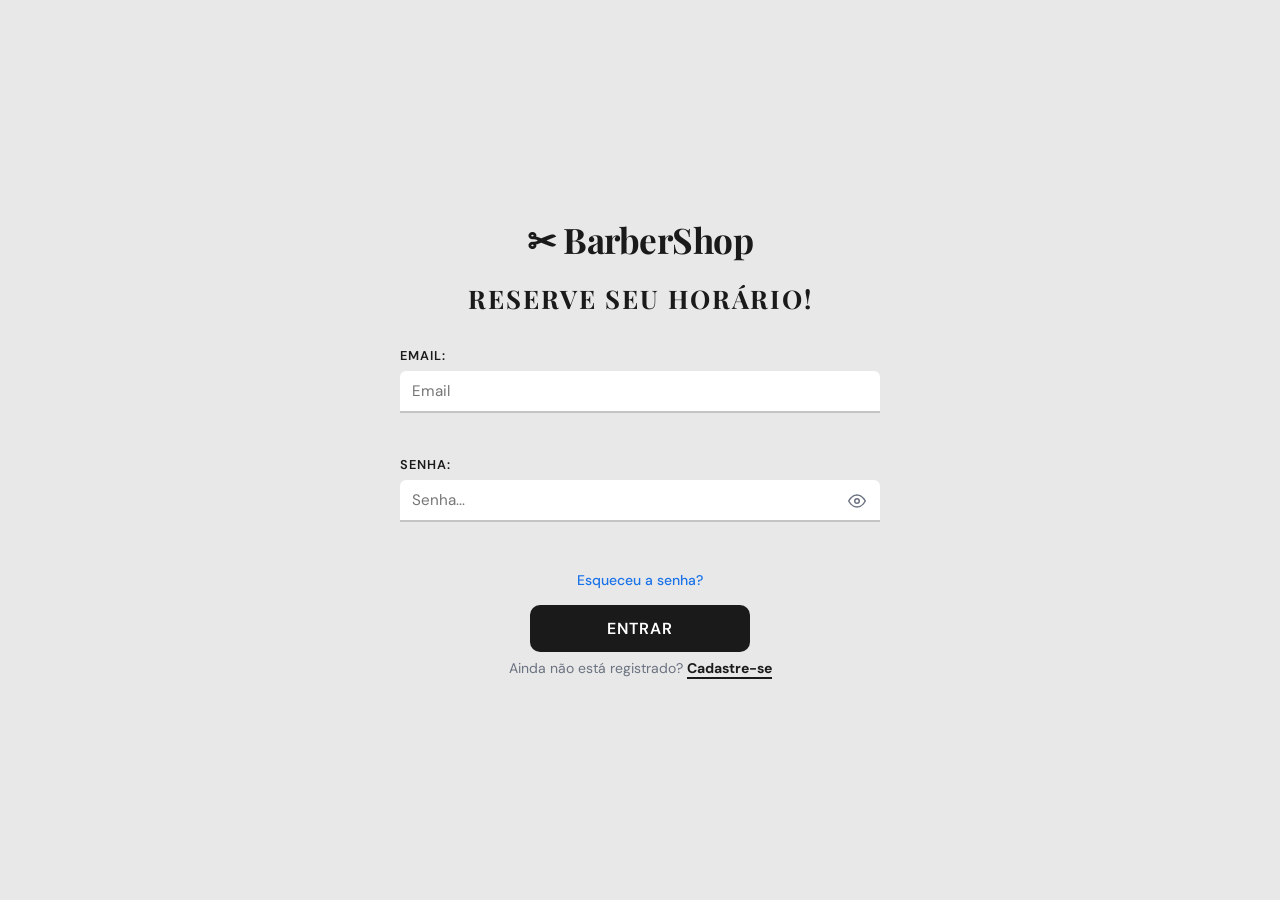
<file: index.html>
<!DOCTYPE html>
<html lang="pt-BR">
<head>
  <meta charset="UTF-8">
  <meta name="viewport" content="width=device-width, initial-scale=1.0">
  <title>BarberShop — Login</title>
  <link rel="stylesheet" href="css/global.css">
  <link rel="stylesheet" href="css/auth.css">
</head>
<body class="auth-body">

  <div class="auth-container">

    <div class="auth-logo-texto">✂ BarberShop</div>

    <h1 class="auth-titulo">Reserve seu horário!</h1>

    <div id="alerta-login" class="auth-alert hidden"></div>

    <form class="auth-form" id="form-login" novalidate>

      <div class="input-group">
        <label for="email">EMAIL:</label>
        <div class="input-wrapper">
          <input
            type="email"
            id="email"
            class="input-field"
            placeholder="Email"
            autocomplete="email"
          >
        </div>
        <span class="mensagem-erro-campo" id="email-erro"></span>
      </div>

      <div class="input-group">
        <label for="senha">SENHA:</label>
        <div class="input-wrapper">
          <input
            type="password"
            id="senha"
            class="input-field"
            placeholder="Senha..."
            autocomplete="current-password"
          >
          <button type="button" class="toggle-senha" id="btn-toggle-senha" onclick="toggleSenha('senha','btn-toggle-senha')">
            <svg width="18" height="18" viewBox="0 0 24 24" fill="none" stroke="currentColor" stroke-width="2"><path d="M1 12s4-8 11-8 11 8 11 8-4 8-11 8-11-8-11-8z"/><circle cx="12" cy="12" r="3"/></svg>
          </button>
        </div>
        <span class="mensagem-erro-campo" id="senha-erro"></span>
      </div>

      <div class="auth-acoes">
        <p class="auth-link-central">
          <a href="verificacao.html">Esqueceu a senha?</a>
        </p>
        <button type="submit" class="btn-primary" id="btn-entrar">ENTRAR</button>
      </div>

    </form>

    <p class="auth-rodape">
      Ainda não está registrado? <a href="cadastro.html">Cadastre-se</a>
    </p>

  </div>

  <script src="js/api.js"></script>
  <script src="js/auth.js"></script>
  <script>
    (function verificarSeJaLogado() {
      if (obterSessao()) window.location.href = 'dashboard.html';
    })();

    document.getElementById('form-login').addEventListener('submit', async function(e) {
      e.preventDefault();

      const email = document.getElementById('email').value.trim();
      const senha = document.getElementById('senha').value;
      let valido = true;

      limparErro('email');
      limparErro('senha');
      limparAlerta('alerta-login');

      if (!email) { marcarErro('email', 'Campo obrigatório'); valido = false; }
      else if (!validarEmail(email)) { marcarErro('email', 'Digite um email válido'); valido = false; }

      if (!senha) { marcarErro('senha', 'Campo obrigatório'); valido = false; }

      if (!valido) return;

      const btn = document.getElementById('btn-entrar');
      mostrarBtnLoading(btn);

      try {
        const usuarios = await apiGet(`usuarios?email=${encodeURIComponent(email)}`);
        const usuario = usuarios.find(u => u.email === email && u.senha === senha);

        if (!usuario) {
          mostrarAlerta('alerta-login', 'Email ou senha incorretos.', 'error');
          esconderBtnLoading(btn);
          return;
        }

        salvarSessao(usuario);
        window.location.href = 'dashboard.html';

      } catch (err) {
        mostrarAlerta('alerta-login', 'Erro ao realizar login. Tente novamente.', 'error');
        esconderBtnLoading(btn);
      }
    });
  </script>

</body>
</html>
</file>
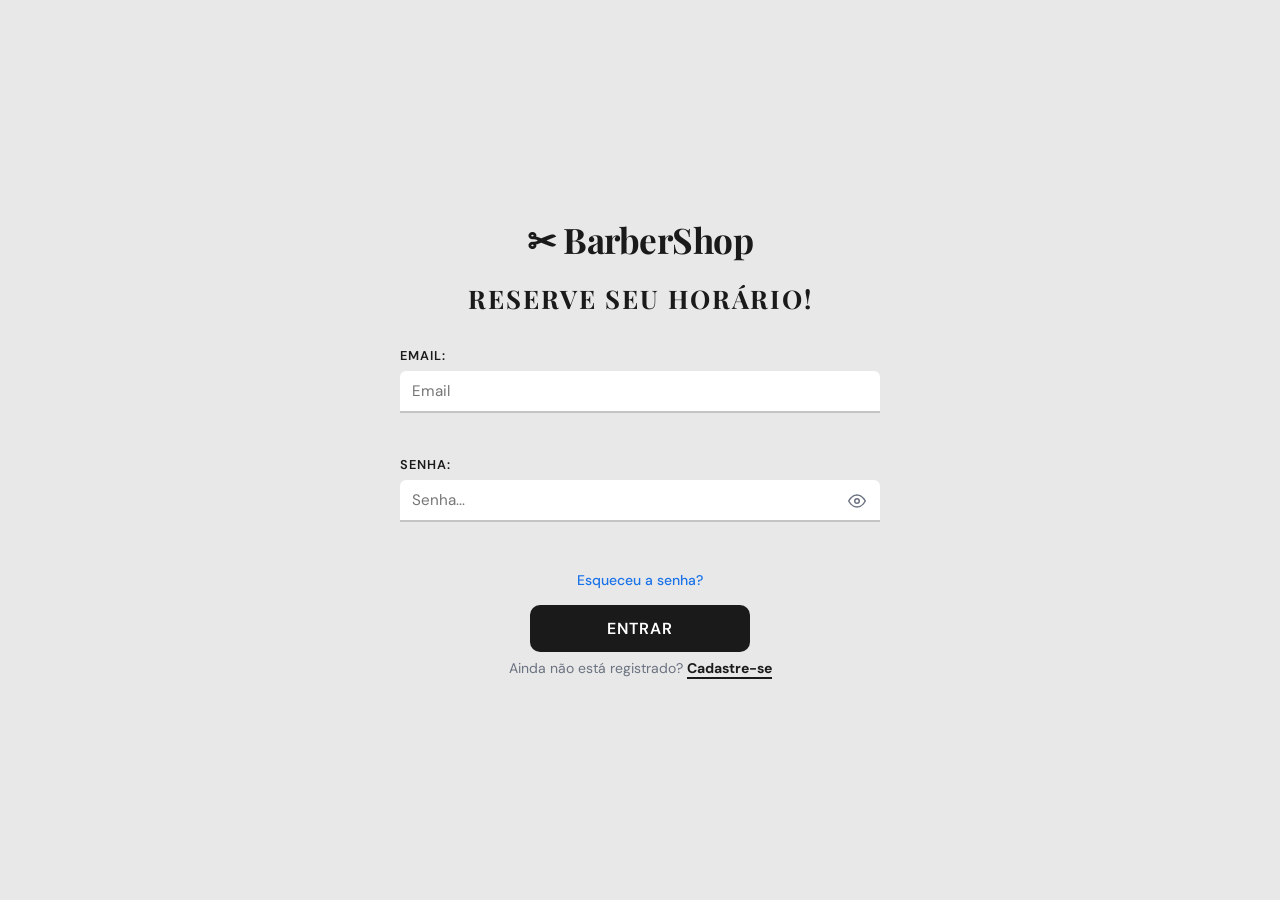
<file: agendarhorario.html>
<!DOCTYPE html>
<html lang="pt-BR">
<head>
  <meta charset="UTF-8">
  <meta name="viewport" content="width=device-width, initial-scale=1.0">
  <title>BarberShop — Agendar Horário</title>
  <link rel="stylesheet" href="css/global.css">
  <link rel="stylesheet" href="css/app.css">
  <style>
    .tipo-corte-opcoes { display:flex; flex-wrap:wrap; gap:10px; margin-top:8px; }
    .tipo-corte-opcao { display:flex; align-items:center; gap:6px; cursor:pointer; }
    .preco-info { font-size:0.85rem; color:var(--cor-texto-suave); margin-top:6px; }
    .preco-destaque { font-weight:600; color:var(--cor-texto); font-size:1rem; }
    .desconto-tag { background:#e8f5e9; color:#2e7d32; font-size:0.78rem; padding:2px 8px; border-radius:20px; margin-left:6px; }
  </style>
</head>
<body>

  <div class="app-layout">
    <aside class="sidebar" id="sidebar"></aside>

    <main class="main-content">
      <div class="page-header">
        <h1 class="page-titulo">Agendar Horário</h1>
      </div>
      <div class="page-body">

        <p class="texto-destaque" style="font-weight:500; margin-bottom:20px;">
          Preencha todos os campos e agende um horário
        </p>

        <div id="area-formulario" class="form-card">
          <div style="display:flex; flex-direction:column; gap:20px;">

            <div class="input-group">
              <label for="ag-nome">Nome:</label>
              <input type="text" id="ag-nome" class="input-field" readonly
                style="background:#f5f5f5; cursor:default; color:var(--cor-texto-suave);">
            </div>

            <div class="input-group">
              <label for="ag-telefone">Telefone:</label>
              <input type="text" id="ag-telefone" class="input-field" readonly
                style="background:#f5f5f5; cursor:default; color:var(--cor-texto-suave);">
            </div>

            
            <div class="input-group">
              <label>Serviço:</label>
              <div class="servico-opcoes">
                <div class="servico-opcao">
                  <input type="radio" name="servico" id="srv-corte" value="Corte">
                  <label for="srv-corte">Corte</label>
                </div>
                <div class="servico-opcao">
                  <input type="radio" name="servico" id="srv-barba" value="Barba">
                  <label for="srv-barba">Barba</label>
                </div>
                <div class="servico-opcao">
                  <input type="radio" name="servico" id="srv-corte-barba" value="Corte e Barba">
                  <label for="srv-corte-barba">Corte e Barba</label>
                </div>
              </div>
              <span class="mensagem-erro-campo" id="servico-erro"></span>
            </div>

            
            <div class="input-group" id="bloco-tipo-corte" style="display:none;">
              <label>Tipo de Corte:</label>
              <div class="tipo-corte-opcoes">
                <label class="tipo-corte-opcao">
                  <input type="radio" name="tipoCorte" value="Maquina" id="tc-maquina">
                  Máquina — <strong>R$ 20,00</strong>
                </label>
                <label class="tipo-corte-opcao">
                  <input type="radio" name="tipoCorte" value="Tesoura" id="tc-tesoura">
                  Tesoura — <strong>R$ 35,00</strong>
                </label>
                <label class="tipo-corte-opcao">
                  <input type="radio" name="tipoCorte" value="TesouraMaquina" id="tc-tesoura-maquina">
                  Tesoura + Máquina — <strong>R$ 60,00</strong>
                </label>
              </div>
              <span class="mensagem-erro-campo" id="tipoCorte-erro"></span>
            </div>

            
            <div id="bloco-preco" style="display:none; padding:12px 16px; background:#f9f9f9; border-radius:8px; border:1px solid #e0e0e0;">
              <div class="preco-info">Total estimado: <span class="preco-destaque" id="preco-valor">—</span><span class="desconto-tag" id="desconto-tag" style="display:none;">10% desconto</span></div>
            </div>

            <div class="form-grid-2">
              <div class="input-group">
                <label>Barbeiro:</label>
                <div class="dropdown-customizado" id="dropdown-barbeiro">
                  <button type="button" class="dropdown-trigger" id="btn-barbeiro"
                    onclick="toggleDropdown('barbeiro')">
                    <span id="barbeiro-texto" class="placeholder">Selecione...</span>
                    <svg class="seta" width="16" height="16" viewBox="0 0 24 24" fill="none"
                      stroke="currentColor" stroke-width="2"><polyline points="6 9 12 15 18 9"/></svg>
                  </button>
                  <div class="dropdown-painel hidden" id="painel-barbeiro">
                    <div class="loading-container" style="padding:10px; width:100%;">
                      <span class="loading-spinner dark"></span>
                    </div>
                  </div>
                </div>
                <span class="mensagem-erro-campo" id="barbeiro-erro"></span>
              </div>

              <div class="input-group">
                <label for="ag-data">Data:</label>
                <input type="date" id="ag-data" class="input-field" onchange="aoMudarData()">
                <span class="mensagem-erro-campo" id="data-erro"></span>
              </div>
            </div>

            <div class="input-group">
              <label>Horário:</label>
              <div class="dropdown-customizado" id="dropdown-horario">
                <button type="button" class="dropdown-trigger" id="btn-horario"
                  onclick="toggleDropdown('horario')">
                  <span id="horario-texto" class="placeholder">Selecione o barbeiro e a data primeiro</span>
                  <svg class="seta" width="16" height="16" viewBox="0 0 24 24" fill="none"
                    stroke="currentColor" stroke-width="2"><polyline points="6 9 12 15 18 9"/></svg>
                </button>
                <div class="dropdown-painel hidden" id="painel-horario"></div>
              </div>
              <span class="mensagem-erro-campo" id="horario-erro"></span>
            </div>

            <div id="alerta-agendar" class="hidden"></div>

            <div style="display:flex; justify-content:center; margin-top:8px;">
              <button class="btn-primary" id="btn-confirmar" onclick="confirmarReserva()"
                style="min-width:220px;">
                Confirmar Reserva
              </button>
            </div>

          </div>
        </div>

        <div id="area-confirmacao" class="form-card hidden">
          <div class="confirmacao-reserva">
            <div class="icone-sucesso">
              <svg width="36" height="36" viewBox="0 0 24 24" fill="none" stroke="currentColor" stroke-width="3">
                <polyline points="20 6 9 12 4 10"/>
              </svg>
            </div>
            <h2 style="font-family:var(--fonte-titulo); font-size:1.4rem; margin-bottom:6px;">
              Sua reserva foi confirmada com sucesso!
            </h2>
            <p style="color:var(--cor-texto-suave); font-size:0.9rem; margin-bottom:20px;">
              Até lá, estamos te esperando!
            </p>
            <div class="confirmacao-resumo">
              <div class="confirmacao-resumo-item">
                <span class="label">Barbeiro</span>
                <span class="valor" id="conf-barbeiro"></span>
              </div>
              <div class="confirmacao-resumo-item">
                <span class="label">Serviço</span>
                <span class="valor" id="conf-servico"></span>
              </div>
              <div class="confirmacao-resumo-item">
                <span class="label">Data</span>
                <span class="valor" id="conf-data"></span>
              </div>
              <div class="confirmacao-resumo-item">
                <span class="label">Horário</span>
                <span class="valor" id="conf-hora"></span>
              </div>
              <div class="confirmacao-resumo-item">
                <span class="label">Total</span>
                <span class="valor" id="conf-preco"></span>
              </div>
            </div>
            <div class="confirmacao-acoes">
              <a href="minhasreservas.html" class="btn-primary">Ver Minhas Reservas</a>
              <button class="btn-secondary" onclick="novoAgendamento()">Agendar outro horário</button>
            </div>
          </div>
        </div>

      </div>
    </main>
  </div>

  <script src="js/api.js">
</script>
  <script src="js/auth.js">
</script>
  <script src="js/sidebar.js">
</script>
  <script>    const usuario = protegerRota();
    renderizarSidebar('agendar');
    let barbeiroSelecionado = null;
    let horarioSelecionado = null;
    document.getElementById('ag-nome').value = usuario.nome;
    document.getElementById('ag-telefone').value = usuario.telefone || '';
    const hoje = new Date().toISOString().split('T')[0];
    document.getElementById('ag-data').min = hoje;
    document.getElementById('ag-data').value = hoje;
    const PRECOS = {
      corte: { Maquina: 20, Tesoura: 35, TesouraMaquina: 60 },
      barba: 30
    };
    function calcularPreco() {
      const servicoEl = document.querySelector('input[name="servico"]:checked');
      const tipoEl = document.querySelector('input[name="tipoCorte"]:checked');
      if (!servicoEl) return null;
      const servico = servicoEl.value;
      if (servico === 'Barba') return { total: 30, desconto: false };
      if (servico === 'Corte') {
        if (!tipoEl) return null;
        return { total: PRECOS.corte[tipoEl.value], desconto: false };
      }
      if (servico === 'Corte e Barba') {
        if (!tipoEl) return null;
        const subtotal = PRECOS.corte[tipoEl.value] + PRECOS.barba;
        const total = subtotal * 0.9;
        return { total: total, desconto: true };
      }
      return null;
    }
    function atualizarPreco() {
      const p = calcularPreco();
      const blocoPreco = document.getElementById('bloco-preco');
      const precoVal = document.getElementById('preco-valor');
      const descontoTag = document.getElementById('desconto-tag');
      if (p) {
        blocoPreco.style.display = 'block';
        precoVal.textContent = 'R$ ' + p.total.toFixed(2).replace('.', ',');
        descontoTag.style.display = p.desconto ? 'inline' : 'none';
      } else {
        blocoPreco.style.display = 'none';
      }
    }
    document.querySelectorAll('input[name="servico"]').forEach(function(radio) {
      radio.addEventListener('change', function() {
        const val = this.value;
        const blocoTipo = document.getElementById('bloco-tipo-corte');
        if (val === 'Corte' || val === 'Corte e Barba') {
          blocoTipo.style.display = 'block';
        } else {
          blocoTipo.style.display = 'none';
          document.querySelectorAll('input[name="tipoCorte"]').forEach(function(r){ r.checked = false; });
        }
        atualizarPreco();
      });
    });
    document.querySelectorAll('input[name="tipoCorte"]').forEach(function(radio) {
      radio.addEventListener('change', atualizarPreco);
    });
    function toggleDropdown(nome) {
      const painel = document.getElementById('painel-' + nome);
      const btn = document.getElementById('btn-' + nome);
      const aberto = !painel.classList.contains('hidden');
      painel.classList.toggle('hidden');
      btn.classList.toggle('aberto', !aberto);
    }
    document.addEventListener('click', function(e) {
      ['barbeiro', 'horario'].forEach(function(nome) {
        const dropdown = document.getElementById('dropdown-' + nome);
        if (dropdown && !dropdown.contains(e.target)) {
          document.getElementById('painel-' + nome).classList.add('hidden');
          document.getElementById('btn-' + nome).classList.remove('aberto');
        }
      });
    });
    async function carregarBarbeiros() {
      try {
        const barbeiros = await apiGet('barbeiros');
        const painel = document.getElementById('painel-barbeiro');
        painel.innerHTML = '';
        barbeiros.forEach(function(b) {
          const btn = document.createElement('button');
          btn.type = 'button';
          btn.className = 'pill-opcao ' + (b.disponivel ? 'disponivel' : 'indisponivel');
          btn.textContent = b.nome;
          btn.disabled = !b.disponivel;
          btn.title = b.disponivel ? '' : 'Barbeiro indisponível';
          if (b.disponivel) {
            btn.addEventListener('click', function() {
              selecionarBarbeiro(b);
              document.getElementById('painel-barbeiro').classList.add('hidden');
              document.getElementById('btn-barbeiro').classList.remove('aberto');
            });
          }
          painel.appendChild(btn);
        });
      } catch (err) {
        document.getElementById('painel-barbeiro').innerHTML =
          '<p style="color:var(--cor-erro); font-size:0.85rem; padding:8px;">Erro ao carregar barbeiros.</p>';
      }
    }
    function selecionarBarbeiro(barbeiro) {
      barbeiroSelecionado = barbeiro;
      horarioSelecionado = null;
      const texto = document.getElementById('barbeiro-texto');
      texto.textContent = barbeiro.nome;
      texto.classList.remove('placeholder');
      document.getElementById('barbeiro-erro').textContent = '';
      document.getElementById('horario-texto').textContent = 'Selecione o barbeiro e a data primeiro';
      document.getElementById('horario-texto').classList.add('placeholder');
      document.getElementById('painel-horario').innerHTML = '';
      carregarHorarios();
    }
    function gerarSlotsBase() {
      const slots = [];
      for (let h = 7; h <= 18; h++) {
        slots.push((h < 10 ? '0' : '') + h + ':00');
      }
      return slots;
    }
    async function carregarHorarios() {
      if (!barbeiroSelecionado) return;
      const data = document.getElementById('ag-data').value;
      if (!data) return;
      const dataObj = new Date(data + 'T12:00:00');
      const diaSemana = dataObj.getDay();
      if (diaSemana === 0) {
        const painel = document.getElementById('painel-horario');
        const textoBtn = document.getElementById('horario-texto');
        painel.innerHTML = '<p style="color:var(--cor-texto-suave); font-size:0.85rem; padding:8px;">Não trabalhamos aos domingos.</p>';
        textoBtn.textContent = 'Sem horários nesta data';
        textoBtn.classList.add('placeholder');
        return;
      }
      const painel = document.getElementById('painel-horario');
      const textoBtn = document.getElementById('horario-texto');
      painel.innerHTML = '<div class="loading-container" style="padding:10px;"><span class="loading-spinner dark"></span></div>';
      textoBtn.textContent = 'Carregando...';
      textoBtn.classList.add('placeholder');
      horarioSelecionado = null;
      try {
        const reservas = await apiGet('reservas?barbeiro_id=' + barbeiroSelecionado.id + '&data=' + data);
        const horariosOcupados = new Set(
          reservas.filter(function(r){ return r.status !== 'cancelado'; }).map(function(r){ return r.hora; })
        );
        const slots = gerarSlotsBase();
        painel.innerHTML = '';
        const agora = new Date();
        const isHoje = data === agora.toISOString().split('T')[0];
        slots.forEach(function(hora) {
          const [hh] = hora.split(':').map(Number);
          let disponivel = !horariosOcupados.has(hora);
          if (isHoje && hh <= agora.getHours()) disponivel = false;
          const btn = document.createElement('button');
          btn.type = 'button';
          btn.className = 'pill-opcao ' + (disponivel ? 'disponivel' : 'indisponivel');
          btn.textContent = hora;
          btn.disabled = !disponivel;
          btn.title = disponivel ? '' : 'Horário ocupado';
          if (disponivel) {
            btn.addEventListener('click', function() {
              document.querySelectorAll('#painel-horario .pill-opcao').forEach(function(b) {
                b.classList.remove('selecionado');
              });
              btn.classList.add('selecionado');
              horarioSelecionado = { hora: hora };
              const diasNomes = ['Domingo','Segunda','Terça','Quarta','Quinta','Sexta','Sábado'];
              const t = document.getElementById('horario-texto');
              t.textContent = diasNomes[diaSemana] + ' às ' + hora;
              t.classList.remove('placeholder');
              document.getElementById('horario-erro').textContent = '';
              document.getElementById('painel-horario').classList.add('hidden');
              document.getElementById('btn-horario').classList.remove('aberto');
            });
          }
          painel.appendChild(btn);
        });
        textoBtn.textContent = 'Selecione...';
      } catch (err) {
        painel.innerHTML = '<p style="color:var(--cor-erro); font-size:0.85rem; padding:8px;">Erro ao carregar horários.</p>';
        textoBtn.textContent = 'Erro ao carregar';
      }
    }
    function aoMudarData() {
      if (barbeiroSelecionado) carregarHorarios();
    }
    async function confirmarReserva() {
      const servicoEl = document.querySelector('input[name="servico"]:checked');
      const tipoCorteEl = document.querySelector('input[name="tipoCorte"]:checked');
      let valido = true;
      document.getElementById('servico-erro').textContent = '';
      document.getElementById('barbeiro-erro').textContent = '';
      document.getElementById('data-erro').textContent = '';
      document.getElementById('horario-erro').textContent = '';
      if (document.getElementById('tipoCorte-erro')) document.getElementById('tipoCorte-erro').textContent = '';
      document.getElementById('alerta-agendar').innerHTML = '';
      document.getElementById('alerta-agendar').classList.add('hidden');
      if (!servicoEl) {
        document.getElementById('servico-erro').textContent = 'Selecione um serviço';
        valido = false;
      }
      const precisaTipo = servicoEl && (servicoEl.value === 'Corte' || servicoEl.value === 'Corte e Barba');
      if (precisaTipo && !tipoCorteEl) {
        document.getElementById('tipoCorte-erro').textContent = 'Selecione o tipo de corte';
        valido = false;
      }
      if (!barbeiroSelecionado) {
        document.getElementById('barbeiro-erro').textContent = 'Selecione um barbeiro';
        valido = false;
      }
      if (!document.getElementById('ag-data').value) {
        document.getElementById('data-erro').textContent = 'Selecione uma data';
        valido = false;
      }
      if (!horarioSelecionado) {
        document.getElementById('horario-erro').textContent = 'Selecione um horário';
        valido = false;
      }
      if (!valido) return;
      const btn = document.getElementById('btn-confirmar');
      mostrarBtnLoading(btn);
      try {
        const data = document.getElementById('ag-data').value;
        const diasNomes = ['Domingo','Segunda','Terça','Quarta','Quinta','Sexta','Sábado'];
        const dataObj = new Date(data + 'T12:00:00');
        const diaSemana = diasNomes[dataObj.getDay()];
        const precoInfo = calcularPreco();
        const tipoCorteNomes = { Maquina: 'Máquina', Tesoura: 'Tesoura', TesouraMaquina: 'Tesoura + Máquina' };
        const novaReserva = {
          usuario_id: usuario.id,
          barbeiro_id: barbeiroSelecionado.id,
          barbeiro_nome: barbeiroSelecionado.nome,
          servico: servicoEl.value,
          tipoCorte: tipoCorteEl ? tipoCorteEl.value : null,
          preco: precoInfo ? precoInfo.total : null,
          data: data,
          diaSemana: diaSemana,
          hora: horarioSelecionado.hora,
          status: 'confirmado'
        };
        await apiPost('reservas', novaReserva);
        const servicoLabel = servicoEl.value + (tipoCorteEl ? ' (' + tipoCorteNomes[tipoCorteEl.value] + ')' : '');
        document.getElementById('conf-barbeiro').textContent = barbeiroSelecionado.nome;
        document.getElementById('conf-servico').textContent = servicoLabel;
        document.getElementById('conf-data').textContent = diaSemana + ', ' + data.split('-').reverse().join('/');
        document.getElementById('conf-hora').textContent = horarioSelecionado.hora;
        document.getElementById('conf-preco').textContent = precoInfo
          ? 'R$ ' + precoInfo.total.toFixed(2).replace('.', ',') + (precoInfo.desconto ? ' (10% desconto aplicado)' : '')
          : '—';
        document.getElementById('area-formulario').classList.add('hidden');
        document.getElementById('area-confirmacao').classList.remove('hidden');
      } catch (err) {
        document.getElementById('alerta-agendar').innerHTML =
          '<div class="alert alert-error">Erro ao confirmar reserva. Tente novamente.</div>';
        document.getElementById('alerta-agendar').classList.remove('hidden');
        esconderBtnLoading(btn);
      }
    }
    function novoAgendamento() {
      barbeiroSelecionado = null;
      horarioSelecionado = null;
      document.getElementById('area-confirmacao').classList.add('hidden');
      document.getElementById('area-formulario').classList.remove('hidden');
      const barbTexto = document.getElementById('barbeiro-texto');
      barbTexto.textContent = 'Selecione...';
      barbTexto.classList.add('placeholder');
      const horTexto = document.getElementById('horario-texto');
      horTexto.textContent = 'Selecione o barbeiro e a data primeiro';
      horTexto.classList.add('placeholder');
      document.querySelectorAll('input[name="servico"]').forEach(function(r){ r.checked = false; });
      document.querySelectorAll('input[name="tipoCorte"]').forEach(function(r){ r.checked = false; });
      document.getElementById('bloco-tipo-corte').style.display = 'none';
      document.getElementById('bloco-preco').style.display = 'none';
      const btn = document.getElementById('btn-confirmar');
      btn.disabled = false;
      btn.innerHTML = 'Confirmar Reserva';
      document.getElementById('painel-horario').innerHTML = '';
      carregarBarbeiros();
    }
    carregarBarbeiros();
</script>

</body>
</html>
</file>
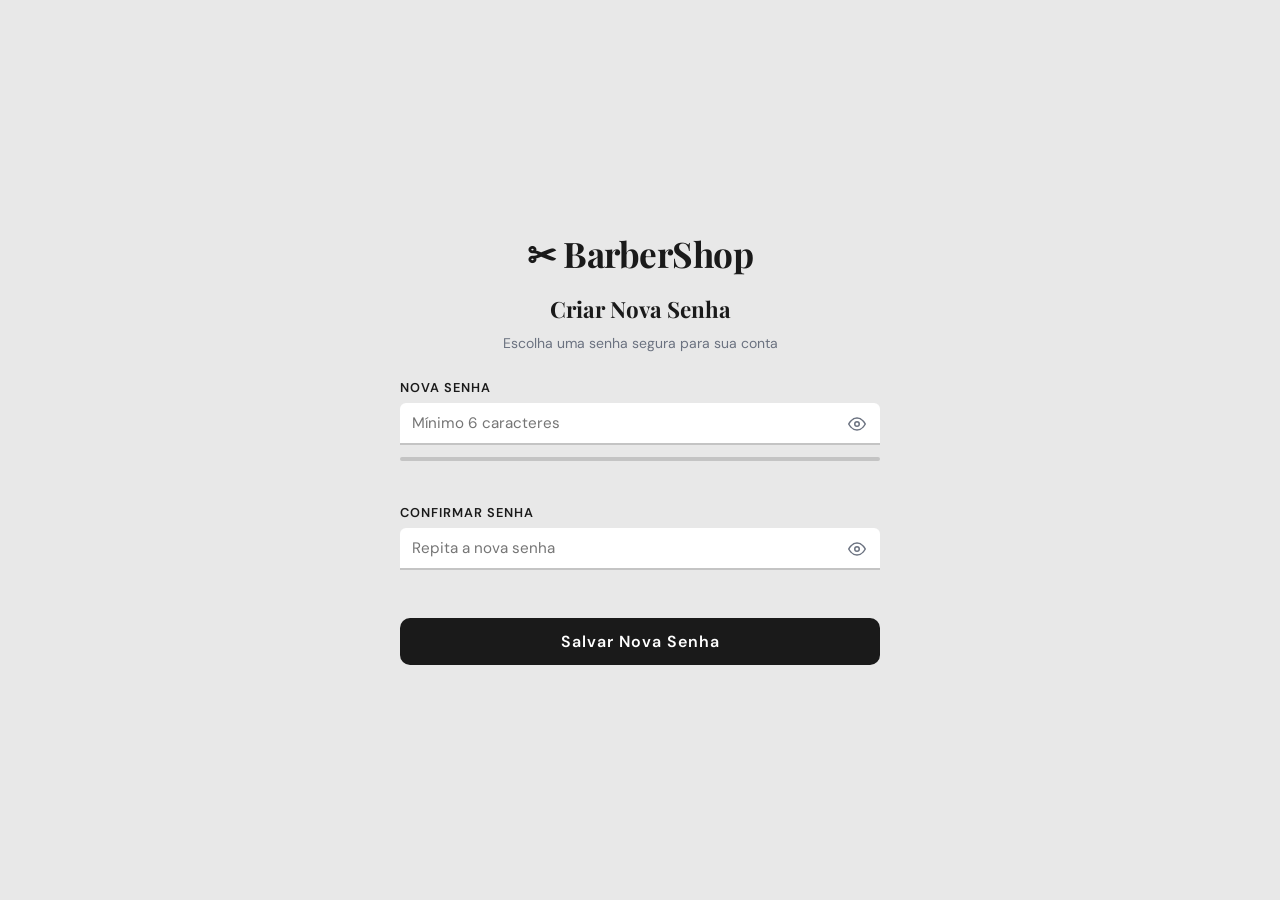
<file: alterarsenha.html>
<!DOCTYPE html>
<html lang="pt-BR">
<head>
  <meta charset="UTF-8">
  <meta name="viewport" content="width=device-width, initial-scale=1.0">
  <title>BarberShop — Nova Senha</title>
  <link rel="stylesheet" href="css/global.css">
  <link rel="stylesheet" href="css/auth.css">
</head>
<body class="auth-body">

  <div class="auth-container">

    <div class="auth-logo-texto">✂ BarberShop</div>

    <div id="tela-form" class="nova-senha-form">
      <h1 class="nova-senha-titulo">Criar Nova Senha</h1>
      <p class="nova-senha-subtitulo">Escolha uma senha segura para sua conta</p>

      <div id="alerta-nova-senha" class="auth-alert hidden"></div>

      <form class="auth-form" id="form-nova-senha" novalidate>

        <div class="input-group">
          <label for="nova-senha">Nova Senha</label>
          <div class="input-wrapper">
            <input type="password" id="nova-senha" class="input-field" placeholder="Mínimo 6 caracteres" autocomplete="new-password">
            <button type="button" class="toggle-senha" id="btn-nova-toggle" onclick="toggleSenha('nova-senha','btn-nova-toggle')">
              <svg width="18" height="18" viewBox="0 0 24 24" fill="none" stroke="currentColor" stroke-width="2"><path d="M1 12s4-8 11-8 11 8 11 8-4 8-11 8-11-8-11-8z"/><circle cx="12" cy="12" r="3"/></svg>
            </button>
          </div>
          <div class="forca-senha">
            <div class="forca-senha-barra"><div class="forca-senha-fill" id="forca-barra"></div></div>
            <span class="forca-senha-texto" id="forca-texto"></span>
          </div>
          <span class="mensagem-erro-campo" id="nova-senha-erro"></span>
        </div>

        <div class="input-group">
          <label for="confirmar-nova-senha">Confirmar Senha</label>
          <div class="input-wrapper">
            <input type="password" id="confirmar-nova-senha" class="input-field" placeholder="Repita a nova senha" autocomplete="new-password">
            <button type="button" class="toggle-senha" id="btn-confirmar-toggle" onclick="toggleSenha('confirmar-nova-senha','btn-confirmar-toggle')">
              <svg width="18" height="18" viewBox="0 0 24 24" fill="none" stroke="currentColor" stroke-width="2"><path d="M1 12s4-8 11-8 11 8 11 8-4 8-11 8-11-8-11-8z"/><circle cx="12" cy="12" r="3"/></svg>
            </button>
          </div>
          <span class="mensagem-erro-campo" id="confirmar-nova-senha-erro"></span>
        </div>

        <div class="auth-acoes">
          <button type="submit" class="btn-primary" id="btn-alterar" style="max-width:100%;">Salvar Nova Senha</button>
        </div>

      </form>
    </div>

    <div id="tela-sucesso" class="sucesso-container hidden">
      <div class="icone-sucesso">
        <svg width="36" height="36" viewBox="0 0 24 24" fill="none" stroke="currentColor" stroke-width="3">
          <polyline points="20 6 9 12 4 10"></polyline>
        </svg>
      </div>
      <h2 class="sucesso-titulo">Senha alterada com sucesso!</h2>
      <p class="sucesso-subtitulo">Sua senha foi atualizada. Redirecionando para o login...</p>
      <p class="contador-redirect" id="contador-redirect"></p>
      <div class="auth-acoes" style="margin-top:16px;">
        <a href="index.html" class="btn-primary">Fazer Login</a>
      </div>
    </div>

  </div>

  <script src="js/api.js"></script>
  <script src="js/auth.js"></script>
  <script>
    atualizarForcaSenha('nova-senha', 'forca-barra', 'forca-texto');

    document.getElementById('confirmar-nova-senha').addEventListener('input', function() {
      const nova = document.getElementById('nova-senha').value;
      if (this.value && this.value !== nova) {
        marcarErro('confirmar-nova-senha', 'As senhas não coincidem');
      } else {
        limparErro('confirmar-nova-senha');
      }
    });

    document.getElementById('form-nova-senha').addEventListener('submit', async function(e) {
      e.preventDefault();

      const nova = document.getElementById('nova-senha').value;
      const confirmar = document.getElementById('confirmar-nova-senha').value;
      let valido = true;

      limparErro('nova-senha');
      limparErro('confirmar-nova-senha');
      limparAlerta('alerta-nova-senha');

      if (!nova || nova.length < 6) { marcarErro('nova-senha', 'Mínimo 6 caracteres'); valido = false; }
      if (!confirmar) { marcarErro('confirmar-nova-senha', 'Campo obrigatório'); valido = false; }
      else if (nova !== confirmar) { marcarErro('confirmar-nova-senha', 'As senhas não coincidem'); valido = false; }

      if (!valido) return;

      const emailRecuperar = sessionStorage.getItem('recuperar_email');
      if (!emailRecuperar) {
        mostrarAlerta('alerta-nova-senha', 'Sessão expirada. Inicie o processo novamente.', 'error');
        return;
      }

      const btn = document.getElementById('btn-alterar');
      mostrarBtnLoading(btn);

      try {
        const usuarios = await apiGet(`usuarios?email=${encodeURIComponent(emailRecuperar)}`);
        if (usuarios.length === 0) throw new Error('Usuário não encontrado');

        await apiPatch(`usuarios/${usuarios[0].id}`, { senha: nova });

        const idCodigo = sessionStorage.getItem('codigo_id');
        if (idCodigo) {
          try { await apiDelete(`codigos_verificacao/${idCodigo}`); } catch (_) {}
        }

        sessionStorage.removeItem('recuperar_email');
        sessionStorage.removeItem('codigo_id');

        document.getElementById('tela-form').classList.add('hidden');
        document.getElementById('tela-sucesso').classList.remove('hidden');

        let conta = 4;
        const el = document.getElementById('contador-redirect');
        const intervalo = setInterval(function() {
          conta--;
          el.textContent = `Redirecionando em ${conta}...`;
          if (conta <= 0) {
            clearInterval(intervalo);
            window.location.href = 'index.html';
          }
        }, 1000);
        el.textContent = `Redirecionando em ${conta}...`;

      } catch (err) {
        mostrarAlerta('alerta-nova-senha', 'Erro ao alterar senha. Tente novamente.', 'error');
        esconderBtnLoading(btn);
      }
    });
  </script>

</body>
</html>
</file>
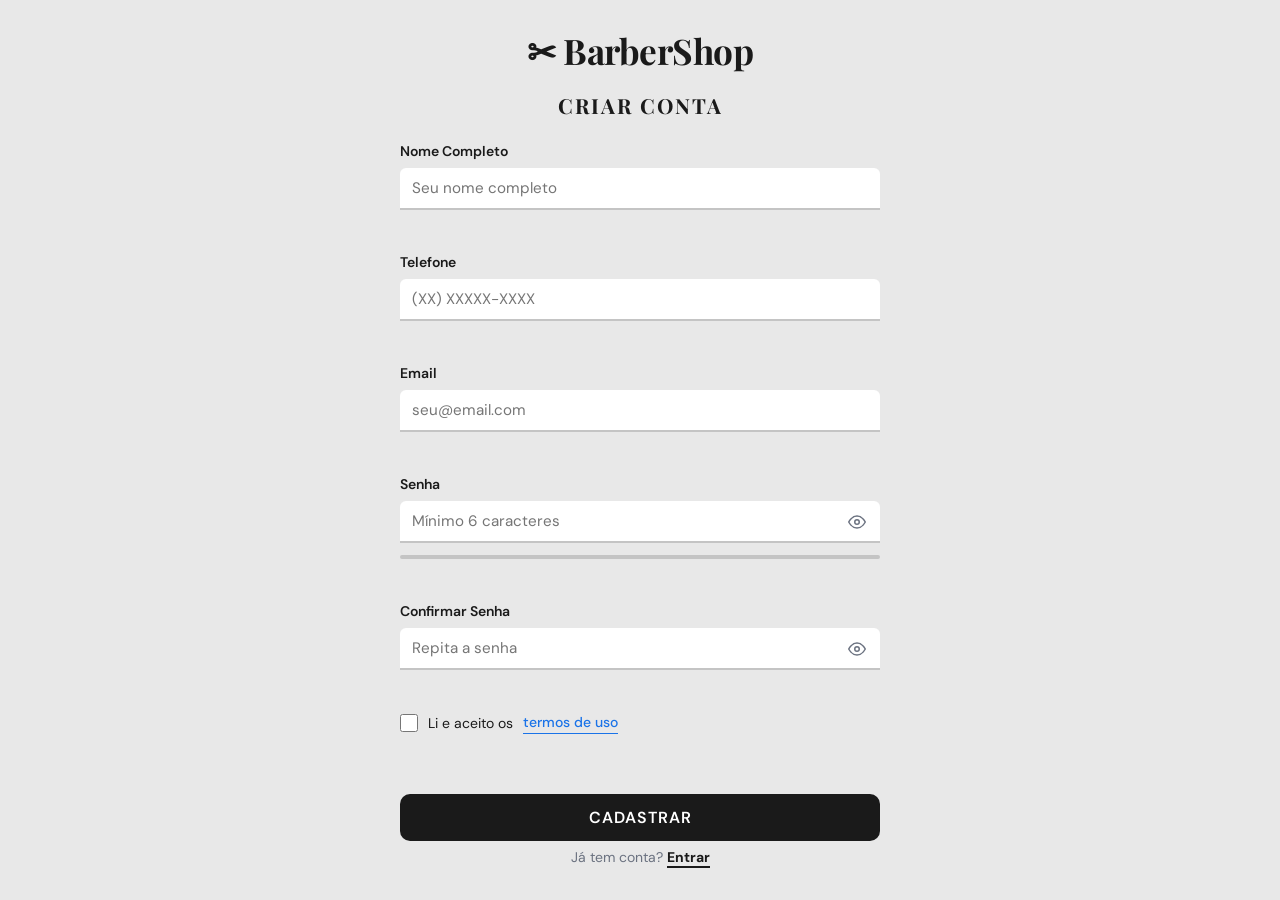
<file: cadastro.html>
<!DOCTYPE html>
<html lang="pt-BR">
<head>
  <meta charset="UTF-8">
  <meta name="viewport" content="width=device-width, initial-scale=1.0">
  <title>BarberShop — Cadastro</title>
  <link rel="stylesheet" href="css/global.css">
  <link rel="stylesheet" href="css/auth.css">
</head>
<body class="auth-body">

  <div class="auth-container">

    <div class="auth-logo-texto">✂ BarberShop</div>

    <h1 class="auth-titulo" style="font-size:1.3rem; margin-bottom:20px;">Criar Conta</h1>

    <div id="alerta-cadastro" class="auth-alert hidden"></div>

    <form class="auth-form cadastro-form" id="form-cadastro" novalidate>

      <div class="input-group">
        <label for="nome">Nome Completo</label>
        <div class="input-wrapper">
          <input type="text" id="nome" class="input-field" placeholder="Seu nome completo" autocomplete="name">
        </div>
        <span class="mensagem-erro-campo" id="nome-erro"></span>
      </div>

      <div class="input-group">
        <label for="telefone">Telefone</label>
        <div class="input-wrapper">
          <input type="tel" id="telefone" class="input-field" placeholder="(XX) XXXXX-XXXX" autocomplete="tel">
        </div>
        <span class="mensagem-erro-campo" id="telefone-erro"></span>
      </div>

      <div class="input-group">
        <label for="email">Email</label>
        <div class="input-wrapper">
          <input type="email" id="email" class="input-field" placeholder="seu@email.com" autocomplete="email">
        </div>
        <span class="mensagem-erro-campo" id="email-erro"></span>
      </div>

      <div class="input-group">
        <label for="senha">Senha</label>
        <div class="input-wrapper">
          <input type="password" id="senha" class="input-field" placeholder="Mínimo 6 caracteres" autocomplete="new-password">
          <button type="button" class="toggle-senha" id="btn-toggle-senha" onclick="toggleSenha('senha','btn-toggle-senha')">
            <svg width="18" height="18" viewBox="0 0 24 24" fill="none" stroke="currentColor" stroke-width="2"><path d="M1 12s4-8 11-8 11 8 11 8-4 8-11 8-11-8-11-8z"/><circle cx="12" cy="12" r="3"/></svg>
          </button>
        </div>
        <div class="forca-senha">
          <div class="forca-senha-barra"><div class="forca-senha-fill" id="forca-barra"></div></div>
          <span class="forca-senha-texto" id="forca-texto"></span>
        </div>
        <span class="mensagem-erro-campo" id="senha-erro"></span>
      </div>

      <div class="input-group">
        <label for="confirmar-senha">Confirmar Senha</label>
        <div class="input-wrapper">
          <input type="password" id="confirmar-senha" class="input-field" placeholder="Repita a senha" autocomplete="new-password">
          <button type="button" class="toggle-senha" id="btn-toggle-confirmar" onclick="toggleSenha('confirmar-senha','btn-toggle-confirmar')">
            <svg width="18" height="18" viewBox="0 0 24 24" fill="none" stroke="currentColor" stroke-width="2"><path d="M1 12s4-8 11-8 11 8 11 8-4 8-11 8-11-8-11-8z"/><circle cx="12" cy="12" r="3"/></svg>
          </button>
        </div>
        <span class="mensagem-erro-campo" id="confirmar-senha-erro"></span>
      </div>

      <label class="checkbox-grupo">
        <input type="checkbox" id="termos">
        Li e aceito os <a href="#" onclick="return false;">termos de uso</a>
      </label>
      <span class="mensagem-erro-campo" id="termos-erro"></span>

      <div class="auth-acoes">
        <button type="submit" class="btn-primary" id="btn-cadastrar" style="max-width:100%;">CADASTRAR</button>
      </div>

    </form>

    <p class="auth-rodape">
      Já tem conta? <a href="index.html">Entrar</a>
    </p>

  </div>

  <script src="js/api.js">
</script>
  <script src="js/auth.js">
</script>
  <script>    aplicarMascaraTelefone(document.getElementById('telefone'));
    atualizarForcaSenha('senha', 'forca-barra', 'forca-texto');
    document.getElementById('form-cadastro').addEventListener('submit', async function(e) {
      e.preventDefault();
      const nome = document.getElementById('nome').value.trim();
      const telefone = document.getElementById('telefone').value.trim();
      const email = document.getElementById('email').value.trim();
      const senha = document.getElementById('senha').value;
      const confirmar = document.getElementById('confirmar-senha').value;
      const termos = document.getElementById('termos').checked;
      let valido = true;
      ['nome','telefone','email','senha','confirmar-senha'].forEach(limparErro);
      limparAlerta('alerta-cadastro');
      if (!nome) { marcarErro('nome', 'Campo obrigatório'); valido = false; }
      if (!telefone || telefone.replace(/\D/g,'').length < 10) { marcarErro('telefone', 'Telefone inválido'); valido = false; }
      if (!email) { marcarErro('email', 'Campo obrigatório'); valido = false; }
      else if (!validarEmail(email)) { marcarErro('email', 'Email inválido'); valido = false; }
      if (!senha || senha.length < 6) { marcarErro('senha', 'Mínimo 6 caracteres'); valido = false; }
      if (!confirmar) { marcarErro('confirmar-senha', 'Campo obrigatório'); valido = false; }
      else if (senha !== confirmar) { marcarErro('confirmar-senha', 'As senhas não coincidem'); valido = false; }
      if (!termos) { document.getElementById('termos-erro').textContent = 'Aceite os termos para continuar'; valido = false; }
      else { document.getElementById('termos-erro').textContent = ''; }
      if (!valido) return;
      const btn = document.getElementById('btn-cadastrar');
      mostrarBtnLoading(btn);
      try {
        const existentes = await apiGet(`usuarios?email=${encodeURIComponent(email)}`);
        if (existentes.length > 0) {
          mostrarAlerta('alerta-cadastro', 'Este email já está cadastrado.', 'error');
          esconderBtnLoading(btn);
          return;
        }
        const novoUsuario = {
          nome,
          email,
          senha,
          telefone,
          plano: 'gratis',
          membroDesde: String(new Date().getFullYear()),
          cortesRealizados: 0,
          barbasFeitas: 0,
          foto: null
        };
        const criado = await apiPost('usuarios', novoUsuario);
        salvarSessao(criado);
        window.location.href = 'dashboard.html';
      } catch (err) {
        mostrarAlerta('alerta-cadastro', 'Erro ao cadastrar. Tente novamente.', 'error');
        esconderBtnLoading(btn);
      }
    });
</script>

</body>
</html>
</file>
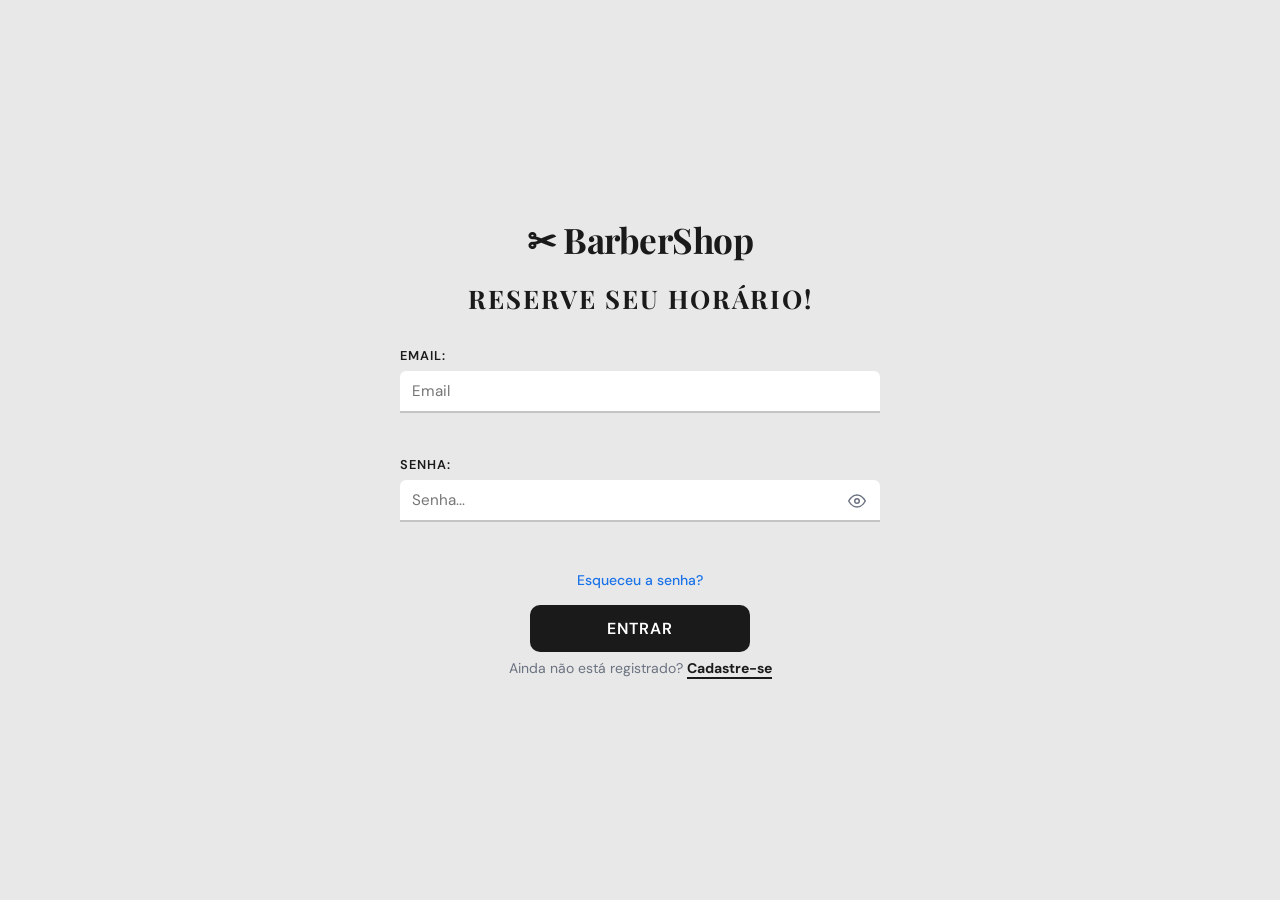
<file: dashboard.html>
<!DOCTYPE html>
<html lang="pt-BR">
<head>
  <meta charset="UTF-8">
  <meta name="viewport" content="width=device-width, initial-scale=1.0">
  <title>BarberShop — Dashboard</title>
  <link rel="stylesheet" href="css/global.css">
  <link rel="stylesheet" href="css/app.css">
  <style>
    .dashboard-saudacao-topo {
      display: flex;
      align-items: center;
      gap: 14px;
    }
    .dashboard-avatar {
      width: 48px;
      height: 48px;
      border-radius: 50%;
      background: #333;
      color: #fff;
      font-size: 1.2rem;
      font-weight: 700;
      display: flex;
      align-items: center;
      justify-content: center;
      flex-shrink: 0;
    }
    .dashboard-avatar-img {
      width: 48px;
      height: 48px;
      border-radius: 50%;
      object-fit: cover;
      flex-shrink: 0;
    }
  </style>
</head>
<body>

  <div class="app-layout">
    <aside class="sidebar" id="sidebar"></aside>

    <main class="main-content">
      <div class="page-header">
        <h1 class="page-titulo">Dashboard</h1>
      </div>
      <div class="page-body">

        <div class="dashboard-saudacao">
          <div class="dashboard-saudacao-topo">
            <div id="dashboard-avatar-container"></div>
            <div>
              <h2 id="saudacao-nome">Olá!</h2>
              <p class="texto-destaque">Bem vindo ao seu painel de reservas!</p>
            </div>
          </div>
        </div>

        <div class="dashboard-cards" id="dashboard-cards">
          <div class="loading-container" style="grid-column:1/-1;">
            <span class="loading-spinner dark"></span> Carregando...
          </div>
        </div>

        <div class="dashboard-cta">
          <a href="agendarhorario.html" class="btn-primary">
            <svg width="20" height="20" viewBox="0 0 24 24" fill="none" stroke="currentColor" stroke-width="2">
              <rect x="3" y="4" width="18" height="18" rx="2"/>
              <line x1="16" y1="2" x2="16" y2="6"/>
              <line x1="8" y1="2" x2="8" y2="6"/>
              <line x1="3" y1="10" x2="21" y2="10"/>
            </svg>
            Agendar um horário
            <svg width="16" height="16" viewBox="0 0 24 24" fill="none" stroke="currentColor" stroke-width="2.5">
              <line x1="5" y1="12" x2="19" y2="12"/>
              <polyline points="12 5 19 12 12 19"/>
            </svg>
          </a>
        </div>

      </div>
    </main>
  </div>

  <script src="js/api.js"></script>
  <script src="js/auth.js"></script>
  <script src="js/sidebar.js"></script>
  <script>
    const usuario = protegerRota();
    renderizarSidebar('dashboard');

    const primeiroNome = usuario.nome.split(' ')[0];
    document.getElementById('saudacao-nome').textContent = 'Olá, ' + primeiroNome + '!';

    (function montarAvatar() {
      const container = document.getElementById('dashboard-avatar-container');
      const fotoSalva = localStorage.getItem('perfil_foto_' + usuario.id);
      if (fotoSalva) {
        const img = document.createElement('img');
        img.src = fotoSalva;
        img.className = 'dashboard-avatar-img';
        img.alt = 'Foto de perfil';
        container.appendChild(img);
      } else {
        const div = document.createElement('div');
        div.className = 'dashboard-avatar';
        div.textContent = primeiroNome.charAt(0).toUpperCase();
        container.appendChild(div);
      }
    })();

    async function carregarDashboard() {
      try {
        const dadosUsuario = await apiGet('usuarios/' + usuario.id);
        const reservas = await apiGet('reservas?usuario_id=' + usuario.id);

        const fotoFinal = dadosUsuario.foto || localStorage.getItem('perfil_foto_' + usuario.id);
        if (fotoFinal) {
          const container = document.getElementById('dashboard-avatar-container');
          container.innerHTML = '';
          const img = document.createElement('img');
          img.src = fotoFinal;
          img.className = 'dashboard-avatar-img';
          img.alt = 'Foto de perfil';
          container.appendChild(img);
        }

        const hoje = new Date().toISOString().split('T')[0];
        const futuras = reservas.filter(function(r) {
          return r.data >= hoje && r.status === 'confirmado';
        }).sort(function(a, b) { return a.data.localeCompare(b.data); });

        const proxima = futuras[0];

        let proximaHtml;
        if (proxima) {
          const dataFormatada = proxima.data.split('-').reverse().join('/');
          proximaHtml =
            '<div class="card-valor" style="font-size:1rem;">' + proxima.diaSemana + ', ' + dataFormatada + '</div>' +
            '<div class="card-info">' + proxima.servico + ' com ' + proxima.barbeiro_nome + ' às ' + proxima.hora + '</div>';
        } else {
          proximaHtml =
            '<div class="card-valor" style="font-size:0.9rem; font-weight:400; color:var(--cor-texto-suave);">Nenhuma reserva agendada</div>' +
            '<div class="card-info"><a href="agendarhorario.html" class="texto-destaque">Agendar agora →</a></div>';
        }

        const totalVisitas = (dadosUsuario.cortesRealizados || 0) + (dadosUsuario.barbasFeitas || 0);

        document.getElementById('dashboard-cards').innerHTML =
          '<div class="dashboard-card-resumo">' +
            '<div class="card-label">Próxima Reserva</div>' +
            proximaHtml +
          '</div>' +
          '<div class="dashboard-card-resumo">' +
            '<div class="card-label">Total de Visitas</div>' +
            '<div class="card-valor">' + totalVisitas + '</div>' +
            '<div class="card-info">' + (dadosUsuario.cortesRealizados || 0) + ' corte(s) · ' + (dadosUsuario.barbasFeitas || 0) + ' barba(s)</div>' +
          '</div>';

      } catch (err) {
        document.getElementById('dashboard-cards').innerHTML =
          '<div class="alert alert-error" style="grid-column:1/-1;">Erro ao carregar dados. Tente novamente.</div>';
      }
    }

    carregarDashboard();
  </script>

</body>
</html>
</file>
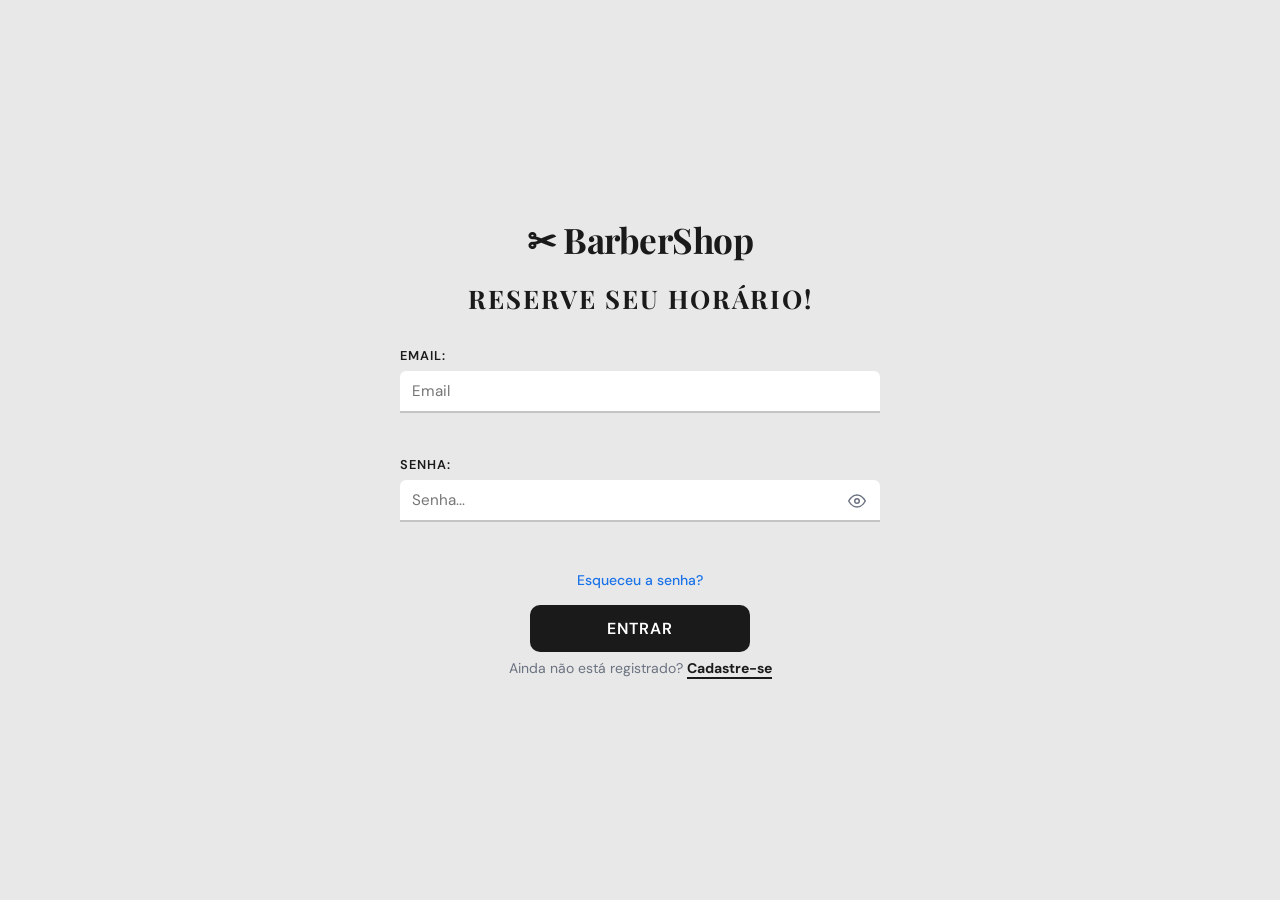
<file: minhasreservas.html>
<!DOCTYPE html>
<html lang="pt-BR">
<head>
  <meta charset="UTF-8">
  <meta name="viewport" content="width=device-width, initial-scale=1.0">
  <title>BarberShop — Minhas Reservas</title>
  <link rel="stylesheet" href="css/global.css">
  <link rel="stylesheet" href="css/app.css">
  <style>
    .reserva-acoes { display:flex; gap:8px; flex-wrap:wrap; align-items:center; }
    .btn-editar { background:#fff; border:1px solid #ccc; color:var(--cor-texto); padding:6px 14px; border-radius:6px; font-size:0.82rem; cursor:pointer; font-weight:500; transition:background 0.2s; }
    .btn-editar:hover { background:#f0f0f0; }
    .modal-overlay { position:fixed; inset:0; background:rgba(0,0,0,0.45); display:flex; align-items:center; justify-content:center; z-index:999; }
    .modal-caixa { background:#fff; border-radius:12px; padding:28px 24px; max-width:420px; width:90%; box-shadow:0 8px 32px rgba(0,0,0,0.18); }
    .modal-titulo { font-size:1.1rem; font-weight:700; margin-bottom:10px; }
    .modal-texto { color:var(--cor-texto-suave); font-size:0.92rem; margin-bottom:20px; }
    .modal-acoes { display:flex; gap:10px; justify-content:flex-end; }
    .pill-opcao { padding:6px 14px; border-radius:20px; border:1px solid #ddd; background:#fff; cursor:pointer; font-size:0.85rem; margin:4px; }
    .pill-opcao.disponivel:hover { background:var(--cor-primaria); color:#fff; border-color:var(--cor-primaria); }
    .pill-opcao.indisponivel { opacity:0.4; cursor:not-allowed; background:#f5f5f5; }
    .pill-opcao.selecionado { background:var(--cor-primaria); color:#fff; border-color:var(--cor-primaria); }
    .horarios-grid { display:flex; flex-wrap:wrap; gap:4px; margin-top:12px; }
    .modal-secao { margin-bottom:14px; }
    .modal-secao label { font-size:0.88rem; font-weight:600; display:block; margin-bottom:6px; }
  </style>
</head>
<body>

  <div class="app-layout">
    <aside class="sidebar" id="sidebar"></aside>

    <main class="main-content">
      <div class="page-header">
        <h1 class="page-titulo">Minhas Reservas</h1>
      </div>
      <div class="page-body">
        <div id="reservas-conteudo">
          <div class="loading-container">
            <span class="loading-spinner dark"></span> Carregando reservas...
          </div>
        </div>
      </div>
    </main>
  </div>

  
  <div class="modal-overlay hidden" id="modal-cancelar">
    <div class="modal-caixa">
      <h3 class="modal-titulo">Cancelar Reserva</h3>
      <p class="modal-texto">Tem certeza que deseja cancelar esta reserva? Esta ação não pode ser desfeita.</p>
      <div class="modal-acoes">
        <button class="btn-secondary" onclick="fecharModalCancelar()">Não, manter</button>
        <button class="btn-danger" id="btn-confirmar-cancelar">Sim, cancelar</button>
      </div>
    </div>
  </div>

  
  <div class="modal-overlay hidden" id="modal-editar">
    <div class="modal-caixa" style="max-width:480px;">
      <h3 class="modal-titulo">Editar Reserva</h3>
      <p class="modal-texto">Escolha uma nova data e horário para sua reserva.</p>

      <div class="modal-secao">
        <label>Nova Data:</label>
        <input type="date" id="edit-data" class="input-field" style="width:100%;">
      </div>

      <div class="modal-secao">
        <label>Horários disponíveis:</label>
        <div class="horarios-grid" id="edit-horarios-grid">
          <span style="color:var(--cor-texto-suave); font-size:0.85rem;">Selecione uma data primeiro</span>
        </div>
        <span class="mensagem-erro-campo" id="edit-horario-erro"></span>
      </div>

      <div id="edit-alerta" class="hidden" style="margin-bottom:10px;"></div>

      <div class="modal-acoes">
        <button class="btn-secondary" onclick="fecharModalEditar()">Cancelar</button>
        <button class="btn-primary" id="btn-confirmar-editar">Salvar alteração</button>
      </div>
    </div>
  </div>

  <script src="js/api.js">
</script>
  <script src="js/auth.js">
</script>
  <script src="js/sidebar.js">
</script>
  <script>    const usuario = protegerRota();
    renderizarSidebar('reservas');
    let reservaParaCancelar = null;
    let reservaParaEditar = null;
    let novoHorarioSelecionado = null;
    function formatarData(dataISO) {
      const partes = dataISO.split('-');
      return partes[2] + '/' + partes[1] + '/' + partes[0];
    }
    function fecharModalCancelar() {
      document.getElementById('modal-cancelar').classList.add('hidden');
      reservaParaCancelar = null;
    }
    function abrirModalCancelar(reserva) {
      reservaParaCancelar = reserva;
      document.getElementById('modal-cancelar').classList.remove('hidden');
    }
    document.getElementById('btn-confirmar-cancelar').addEventListener('click', async function() {
      if (!reservaParaCancelar) return;
      const btn = this;
      mostrarBtnLoading(btn);
      try {
        await apiPatch('reservas/' + reservaParaCancelar.id, { status: 'cancelado' });
        fecharModalCancelar();
        carregarReservas();
      } catch (err) {
        fecharModalCancelar();
        alert('Erro ao cancelar reserva. Tente novamente.');
      }
    });
    function fecharModalEditar() {
      document.getElementById('modal-editar').classList.add('hidden');
      reservaParaEditar = null;
      novoHorarioSelecionado = null;
    }
    function abrirModalEditar(reserva) {
      reservaParaEditar = reserva;
      novoHorarioSelecionado = null;
      document.getElementById('edit-horarios-grid').innerHTML = '<span style="color:var(--cor-texto-suave); font-size:0.85rem;">Selecione uma data primeiro</span>';
      document.getElementById('edit-horario-erro').textContent = '';
      document.getElementById('edit-alerta').classList.add('hidden');
      const hoje = new Date().toISOString().split('T')[0];
      const editData = document.getElementById('edit-data');
      editData.min = hoje;
      editData.value = reserva.data >= hoje ? reserva.data : hoje;
      document.getElementById('modal-editar').classList.remove('hidden');
      carregarHorariosEdicao();
    }
    document.getElementById('edit-data').addEventListener('change', carregarHorariosEdicao);
    function gerarSlotsBase() {
      const slots = [];
      for (let h = 7; h <= 18; h++) {
        slots.push((h < 10 ? '0' : '') + h + ':00');
      }
      return slots;
    }
    async function carregarHorariosEdicao() {
      if (!reservaParaEditar) return;
      const data = document.getElementById('edit-data').value;
      if (!data) return;
      const dataObj = new Date(data + 'T12:00:00');
      const diaSemana = dataObj.getDay();
      const grid = document.getElementById('edit-horarios-grid');
      if (diaSemana === 0) {
        grid.innerHTML = '<span style="color:var(--cor-texto-suave); font-size:0.85rem;">Não trabalhamos aos domingos.</span>';
        return;
      }
      grid.innerHTML = '<span class="loading-spinner dark" style="margin:8px;"></span>';
      novoHorarioSelecionado = null;
      try {
        const reservas = await apiGet('reservas?barbeiro_id=' + reservaParaEditar.barbeiro_id + '&data=' + data);
        const horariosOcupados = new Set(
          reservas.filter(function(r){ return r.status !== 'cancelado' && r.id !== reservaParaEditar.id; }).map(function(r){ return r.hora; })
        );
        const slots = gerarSlotsBase();
        const agora = new Date();
        const isHoje = data === agora.toISOString().split('T')[0];
        grid.innerHTML = '';
        slots.forEach(function(hora) {
          const [hh] = hora.split(':').map(Number);
          let disponivel = !horariosOcupados.has(hora);
          if (isHoje && hh <= agora.getHours()) disponivel = false;
          const btn = document.createElement('button');
          btn.type = 'button';
          btn.className = 'pill-opcao ' + (disponivel ? 'disponivel' : 'indisponivel');
          btn.textContent = hora;
          btn.disabled = !disponivel;
          if (disponivel) {
            btn.addEventListener('click', function() {
              document.querySelectorAll('#edit-horarios-grid .pill-opcao').forEach(function(b){ b.classList.remove('selecionado'); });
              btn.classList.add('selecionado');
              novoHorarioSelecionado = hora;
              document.getElementById('edit-horario-erro').textContent = '';
            });
          }
          grid.appendChild(btn);
        });
      } catch(err) {
        grid.innerHTML = '<span style="color:var(--cor-erro); font-size:0.85rem;">Erro ao carregar horários.</span>';
      }
    }
    document.getElementById('btn-confirmar-editar').addEventListener('click', async function() {
      document.getElementById('edit-horario-erro').textContent = '';
      const novaData = document.getElementById('edit-data').value;
      if (!novoHorarioSelecionado) {
        document.getElementById('edit-horario-erro').textContent = 'Selecione um horário';
        return;
      }
      const btn = this;
      mostrarBtnLoading(btn);
      try {
        const diasNomes = ['Domingo','Segunda','Terça','Quarta','Quinta','Sexta','Sábado'];
        const dataObj = new Date(novaData + 'T12:00:00');
        const diaSemana = diasNomes[dataObj.getDay()];
        await apiPatch('reservas/' + reservaParaEditar.id, {
          data: novaData,
          diaSemana: diaSemana,
          hora: novoHorarioSelecionado
        });
        fecharModalEditar();
        carregarReservas();
      } catch(err) {
        document.getElementById('edit-alerta').innerHTML = '<div class="alert alert-error">Erro ao salvar. Tente novamente.</div>';
        document.getElementById('edit-alerta').classList.remove('hidden');
        esconderBtnLoading(btn);
      }
    });
    function renderizarCard(reserva) {
      const hoje = new Date().toISOString().split('T')[0];
      const passada = reserva.data < hoje;
      const cancelada = reserva.status === 'cancelado';
      const inicial = reserva.barbeiro_nome.charAt(0).toUpperCase();
      const badgeHtml = cancelada
        ? '<span class="badge badge-cancelado">Cancelado</span>'
        : passada
          ? '<span class="badge" style="background:#f5f5f5;color:#888;">Concluído</span>'
          : '<span class="badge badge-confirmado">Confirmado</span>';
      const tipoCorteNomes = { Maquina: 'Máquina', Tesoura: 'Tesoura', TesouraMaquina: 'Tesoura + Máquina' };
      const tipoLabel = reserva.tipoCorte ? ' (' + (tipoCorteNomes[reserva.tipoCorte] || reserva.tipoCorte) + ')' : '';
      const precoLabel = reserva.preco ? ' — R$ ' + Number(reserva.preco).toFixed(2).replace('.', ',') : '';
      const acoes = (!passada && !cancelada)
        ? '<button class="btn-editar" onclick=\'abrirModalEditar(' + JSON.stringify(reserva) + ')\'>✏️ Editar</button>' +
          '<button class="btn-danger" onclick=\'abrirModalCancelar(' + JSON.stringify(reserva) + ')\'>Cancelar</button>'
        : '';
      return '<div class="reserva-card">' +
        '<div class="reserva-card-header">' +
          '<span class="reserva-data">' + formatarData(reserva.data) + '</span>' +
          '<span class="reserva-dia">' + reserva.diaSemana + '</span>' +
          '<span class="reserva-hora">' + reserva.hora + '</span>' +
        '</div>' +
        '<div class="reserva-card-body">' +
          '<div class="reserva-avatar">' + inicial + '</div>' +
          '<div class="reserva-info">' +
            '<div class="reserva-servico">' + reserva.servico + tipoLabel + precoLabel + '</div>' +
            '<div class="reserva-barbeiro">' + reserva.barbeiro_nome + '</div>' +
          '</div>' +
          '<div class="reserva-acoes">' + badgeHtml + acoes + '</div>' +
        '</div>' +
      '</div>';
    }
    async function carregarReservas() {
      const container = document.getElementById('reservas-conteudo');
      container.innerHTML = '<div class="loading-container"><span class="loading-spinner dark"></span> Carregando reservas...</div>';
      try {
        const reservas = await apiGet('reservas?usuario_id=' + usuario.id);
        if (reservas.length === 0) {
          container.innerHTML =
            '<div class="estado-vazio">' +
              '<svg width="48" height="48" viewBox="0 0 24 24" fill="none" stroke="currentColor" stroke-width="1.5">' +
                '<rect x="3" y="4" width="18" height="18" rx="2"/>' +
                '<line x1="16" y1="2" x2="16" y2="6"/><line x1="8" y1="2" x2="8" y2="6"/>' +
                '<line x1="3" y1="10" x2="21" y2="10"/>' +
              '</svg>' +
              '<h3>Nenhuma reserva encontrada</h3>' +
              '<p>Você ainda não tem reservas agendadas.</p>' +
              '<a href="agendarhorario.html" class="btn-primary">Agendar agora →</a>' +
            '</div>';
          return;
        }
        const hoje = new Date().toISOString().split('T')[0];
        const futuras = reservas.filter(function(r) { return r.data >= hoje && r.status !== 'cancelado'; });
        const passadas = reservas.filter(function(r) { return r.data < hoje || r.status === 'cancelado'; });
        let html = '';
        if (futuras.length > 0) {
          html += '<div class="reservas-secao-titulo">Próximas Reservas</div><div class="reservas-lista">';
          futuras.sort(function(a, b) { return a.data.localeCompare(b.data); }).forEach(function(r) { html += renderizarCard(r); });
          html += '</div>';
        }
        if (passadas.length > 0) {
          html += '<div class="reservas-secao-titulo" style="margin-top:24px;">Reservas Anteriores</div><div class="reservas-lista">';
          passadas.sort(function(a, b) { return b.data.localeCompare(a.data); }).forEach(function(r) { html += renderizarCard(r); });
          html += '</div>';
        }
        container.innerHTML = html;
      } catch (err) {
        container.innerHTML = '<div class="alert alert-error">Erro ao carregar reservas. Tente novamente.</div>';
      }
    }
    carregarReservas();
</script>

</body>
</html>
</file>
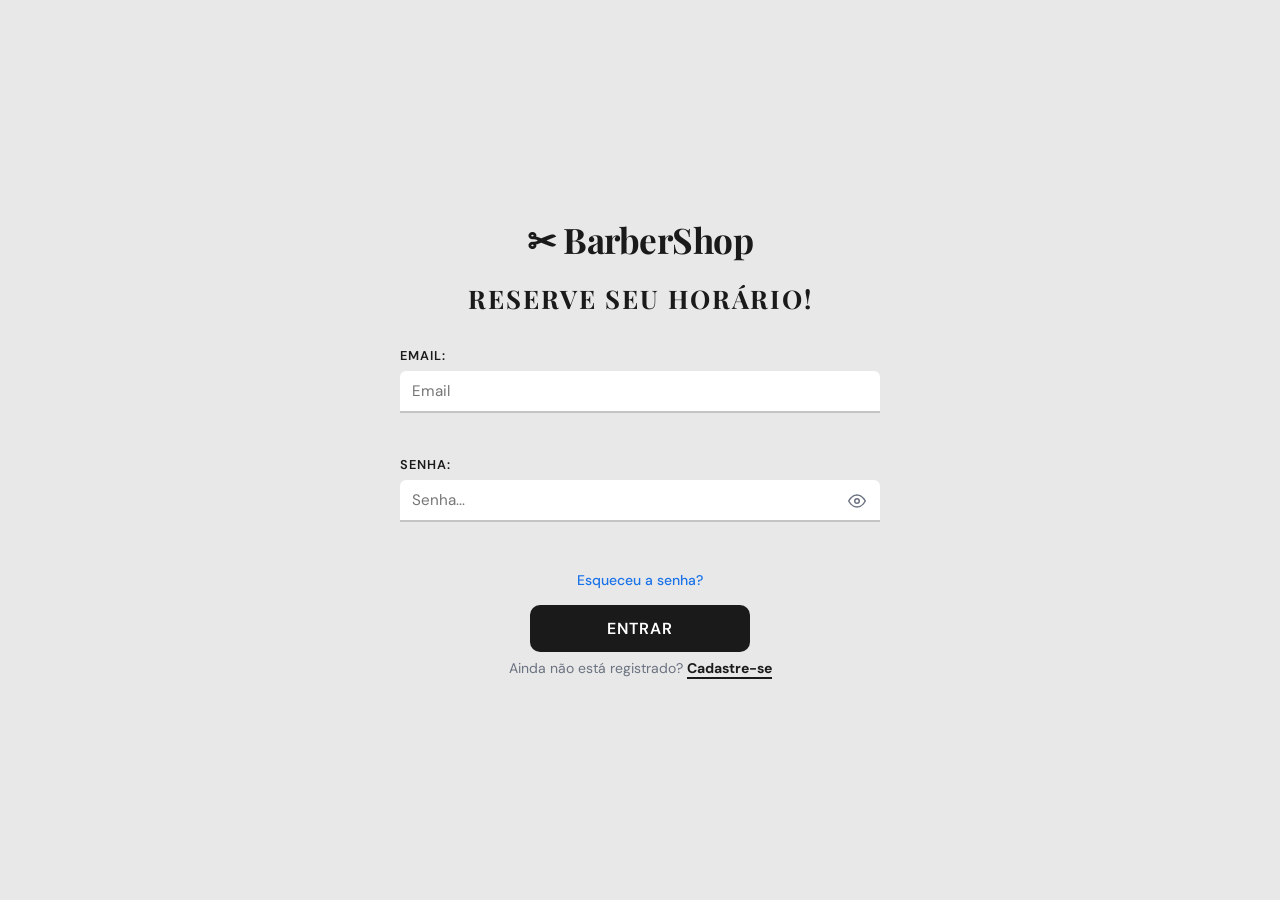
<file: perfil.html>
<!DOCTYPE html>
<html lang="pt-BR">
<head>
  <meta charset="UTF-8">
  <meta name="viewport" content="width=device-width, initial-scale=1.0">
  <title>BarberShop — Perfil</title>
  <link rel="stylesheet" href="css/global.css">
  <link rel="stylesheet" href="css/app.css">
  <style>
    .avatar-upload-wrapper {
      position: relative;
      display: inline-block;
      cursor: pointer;
    }
    .avatar-upload-wrapper:hover .avatar-overlay { opacity: 1; }
    .avatar-overlay {
      position: absolute;
      inset: 0;
      border-radius: 50%;
      background: rgba(0,0,0,0.45);
      display: flex;
      align-items: center;
      justify-content: center;
      opacity: 0;
      transition: opacity 0.2s;
      color: #fff;
      font-size: 0.75rem;
      text-align: center;
      flex-direction: column;
      gap: 4px;
      pointer-events: none;
    }
    .perfil-avatar-img {
      width: 72px;
      height: 72px;
      border-radius: 50%;
      object-fit: cover;
      border: 3px solid #e0e0e0;
      display: block;
    }
    .foto-dica { font-size: 0.78rem; color: var(--cor-texto-suave); margin-top: 6px; }
  </style>
</head>
<body>

  <div class="app-layout">
    <aside class="sidebar" id="sidebar"></aside>

    <main class="main-content">
      <div class="page-header">
        <h1 class="page-titulo">Perfil</h1>
        <p class="page-subtitulo">Gerencie suas informações pessoais</p>
      </div>
      <div class="page-body">
        <div id="perfil-conteudo">
          <div class="loading-container">
            <span class="loading-spinner dark"></span> Carregando perfil...
          </div>
        </div>
      </div>
    </main>
  </div>

  <script src="js/api.js"></script>
  <script src="js/auth.js"></script>
  <script src="js/sidebar.js"></script>
  <script>
    const usuario = protegerRota();
    renderizarSidebar('perfil');

    async function carregarPerfil() {
      try {
        const [dados, reservas] = await Promise.all([
          apiGet('usuarios/' + usuario.id),
          apiGet('reservas?usuario_id=' + usuario.id)
        ]);

        const inicial = dados.nome.charAt(0).toUpperCase();
        const cortes = dados.cortesRealizados || 0;
        const barbas = dados.barbasFeitas || 0;
        const planoLabel = dados.plano === 'premium' ? 'Premium' : 'Plano Grátis';

        const svgCheck = '<svg width="14" height="14" viewBox="0 0 24 24" fill="none" stroke="currentColor" stroke-width="2.5"><polyline points="20 6 9 12 4 10"/></svg>';
        const svgX = '<svg width="14" height="14" viewBox="0 0 24 24" fill="none" stroke="currentColor" stroke-width="2"><line x1="18" y1="6" x2="6" y2="18"/><line x1="6" y1="6" x2="18" y2="18"/></svg>';

        const incluidos = [
          'Agendamento de horários',
          'Visualização das reservas',
          'Notificação de agendamento',
          'Escolha de barbeiro',
          'Histórico de atendimentos'
        ];

        const bloqueados = [
          'Agendamento prioritário',
          'Desconto em combos',
          'Horário exclusivo',
          'Lembretes automáticos'
        ];

        document.getElementById('perfil-conteudo').innerHTML =
          '<div class="card" style="margin-bottom:20px;">' +
            '<div class="card-titulo">Painel do Cliente</div>' +
            '<div style="display:flex; align-items:center; gap:20px; flex-wrap:wrap;">' +
              '<div style="text-align:center;" id="avatar-col"></div>' +
              '<div class="perfil-info">' +
                '<h2>' + dados.nome + '</h2>' +
                '<div class="perfil-plano">' + planoLabel + '</div>' +
                '<div class="perfil-membro">Membro desde ' + dados.membroDesde + '</div>' +
                '<div class="perfil-contato">' +
                  '<span class="perfil-contato-item">' +
                    '<svg viewBox="0 0 24 24" fill="none" stroke="currentColor" stroke-width="2"><path d="M4 4h16c1.1 0 2 .9 2 2v12c0 1.1-.9 2-2 2H4c-1.1 0-2-.9-2-2V6c0-1.1.9-2 2-2z"/><polyline points="22,6 12,13 2,6"/></svg>' +
                    dados.email +
                  '</span>' +
                  '<span class="perfil-contato-item">' +
                    '<svg viewBox="0 0 24 24" fill="none" stroke="currentColor" stroke-width="2"><path d="M22 16.92v3a2 2 0 0 1-2.18 2 19.79 19.79 0 0 1-8.63-3.07A19.5 19.5 0 0 1 4.69 12 19.79 19.79 0 0 1 1.55 3.62 2 2 0 0 1 3.53 2h3a2 2 0 0 1 2 1.72c.127.96.361 1.903.7 2.81a2 2 0 0 1-.45 2.11L7.91 9.91a16 16 0 0 0 6.18 6.18l1.37-1.37a2 2 0 0 1 2.11-.45 12.84 12.84 0 0 0 2.81.7A2 2 0 0 1 22 16.92z"/></svg>' +
                    dados.telefone +
                  '</span>' +
                '</div>' +
              '</div>' +
            '</div>' +
          '</div>' +
          '<div class="perfil-cards-grid">' +
            '<div class="card">' +
              '<div class="card-titulo">Atividade na Barbearia</div>' +
              '<div class="atividade-item">' + svgCheck + ' Cortes realizados: <strong>' + cortes + '</strong></div>' +
              '<div class="atividade-item">' + svgCheck + ' Barbas feitas: <strong>' + barbas + '</strong></div>' +
              '<div class="atividade-item">' + svgCheck + ' Total de reservas: <strong>' + reservas.length + '</strong></div>' +
            '</div>' +
            '<div class="card">' +
              '<div class="card-titulo">Status do Cliente</div>' +
              '<div class="status-plano-titulo">' + planoLabel + '</div>' +
              '<div class="status-colunas">' +
                '<div>' + incluidos.map(function(f){ return '<div class="status-item incluido">' + svgCheck + f + '</div>'; }).join('') + '</div>' +
                '<div>' + bloqueados.map(function(f){ return '<div class="status-item bloqueado">' + svgX + f + '</div>'; }).join('') + '</div>' +
              '</div>' +
              '<button class="btn-primary" style="width:100%; margin-top:8px; background:var(--cor-premium); font-size:0.85rem; padding:10px;">⭐ Fazer Upgrade para Premium</button>' +
            '</div>' +
          '</div>';

        montarAvatarUpload(dados);

      } catch (err) {
        document.getElementById('perfil-conteudo').innerHTML =
          '<div class="alert alert-error">Erro ao carregar perfil. Tente novamente.</div>';
      }
    }

    function montarAvatarUpload(dados) {
      const col = document.getElementById('avatar-col');
      if (!col) return;

      const fotoSalva = dados.foto || localStorage.getItem('perfil_foto_' + dados.id);
      const inicial = dados.nome.charAt(0).toUpperCase();

      const wrapper = document.createElement('div');
      wrapper.className = 'avatar-upload-wrapper';

      const avatarEl = fotoSalva ? criarImgAvatar(fotoSalva) : criarDivAvatar(inicial);
      wrapper.appendChild(avatarEl);

      const overlay = document.createElement('div');
      overlay.className = 'avatar-overlay';
      overlay.innerHTML = '<svg width="18" height="18" viewBox="0 0 24 24" fill="none" stroke="currentColor" stroke-width="2"><path d="M23 19a2 2 0 0 1-2 2H3a2 2 0 0 1-2-2V8a2 2 0 0 1 2-2h4l2-3h6l2 3h4a2 2 0 0 1 2 2z"/><circle cx="12" cy="13" r="4"/></svg>Alterar foto';
      wrapper.appendChild(overlay);

      const input = document.createElement('input');
      input.type = 'file';
      input.accept = 'image/*';
      input.style.display = 'none';

      const dica = document.createElement('div');
      dica.className = 'foto-dica';
      dica.textContent = 'Clique para alterar';

      wrapper.addEventListener('click', function() {
        input.value = '';
        input.click();
      });

      input.addEventListener('change', function(e) {
        const file = e.target.files[0];
        if (!file) return;
        const reader = new FileReader();
        reader.onload = function(ev) {
          const base64 = ev.target.result;
          localStorage.setItem('perfil_foto_' + dados.id, base64);
          apiPatch('usuarios/' + dados.id, { foto: base64 }).catch(function(){});
          const novaImg = criarImgAvatar(base64);
          const atual = wrapper.querySelector('.perfil-avatar, .perfil-avatar-img');
          if (atual) wrapper.replaceChild(novaImg, atual);
          input.value = '';
        };
        reader.readAsDataURL(file);
      });

      col.appendChild(wrapper);
      col.appendChild(input);
      col.appendChild(dica);
    }

    function criarImgAvatar(src) {
      const img = document.createElement('img');
      img.src = src;
      img.className = 'perfil-avatar-img';
      img.alt = 'Foto de perfil';
      return img;
    }

    function criarDivAvatar(inicial) {
      const div = document.createElement('div');
      div.className = 'perfil-avatar';
      div.textContent = inicial;
      return div;
    }

    carregarPerfil();
  </script>

</body>
</html>
</file>
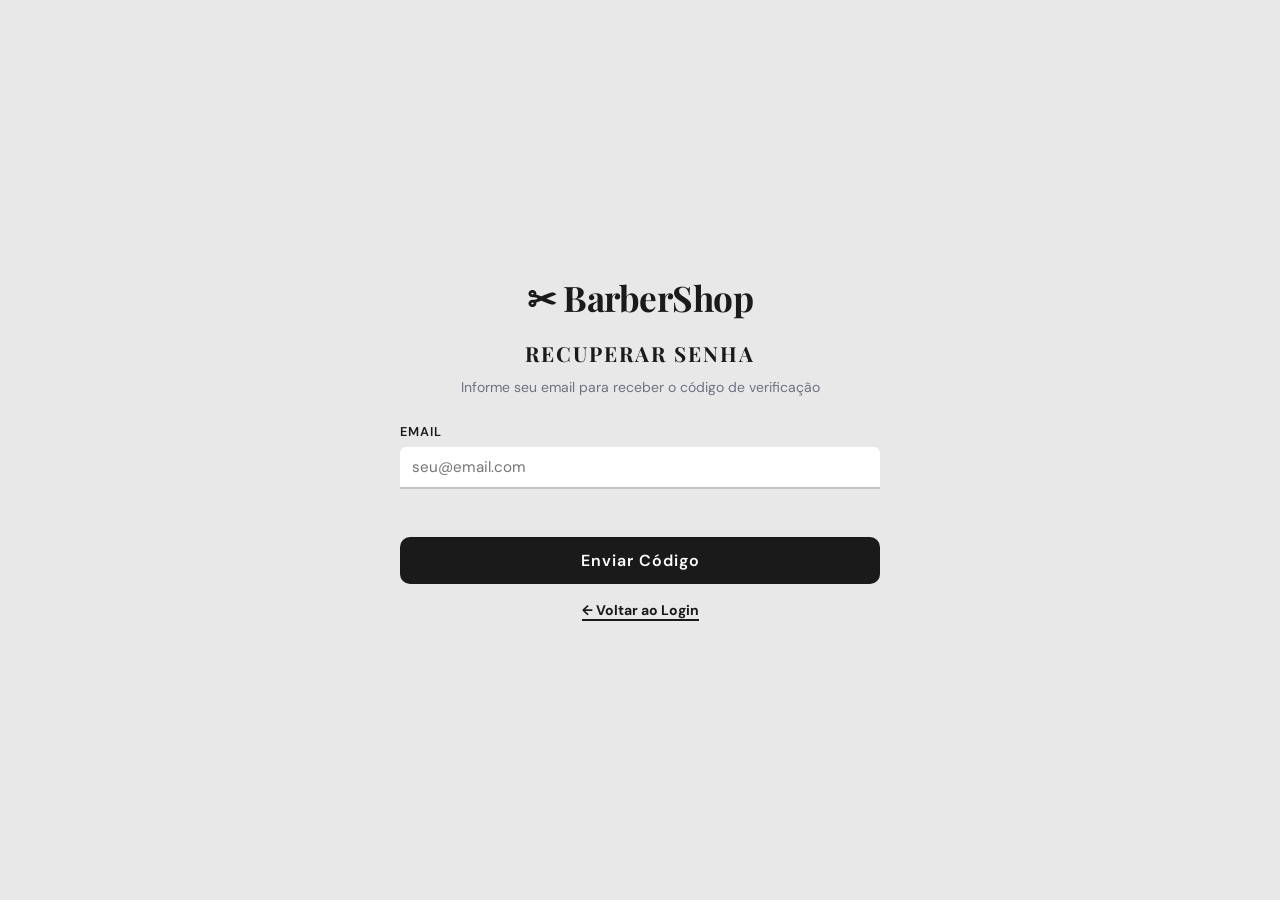
<file: verificacao.html>
<!DOCTYPE html>
<html lang="pt-BR">
<head>
  <meta charset="UTF-8">
  <meta name="viewport" content="width=device-width, initial-scale=1.0">
  <title>BarberShop — Verificação</title>
  <link rel="stylesheet" href="css/global.css">
  <link rel="stylesheet" href="css/auth.css">
</head>
<body class="auth-body">

  <div class="auth-container">

    <div class="auth-logo-texto">✂ BarberShop</div>

    <div id="step-1" class="verificacao-step">
      <h1 class="auth-titulo" style="font-size:1.3rem; margin-bottom:8px;">Recuperar Senha</h1>
      <p style="text-align:center; font-size:0.875rem; color:var(--cor-texto-suave); margin-bottom:24px;">
        Informe seu email para receber o código de verificação
      </p>

      <div id="alerta-step1" class="auth-alert hidden"></div>

      <form class="auth-form" id="form-step1" novalidate>
        <div class="input-group">
          <label for="email-recuperar">Email</label>
          <input type="email" id="email-recuperar" class="input-field" placeholder="seu@email.com">
          <span class="mensagem-erro-campo" id="email-recuperar-erro"></span>
        </div>
        <div class="auth-acoes">
          <button type="submit" class="btn-primary" id="btn-enviar-codigo" style="max-width:100%;">Enviar Código</button>
        </div>
      </form>

      <p class="auth-rodape" style="margin-top:16px;">
        <a href="index.html">← Voltar ao Login</a>
      </p>
    </div>

    <div id="step-2" class="verificacao-step hidden">
      <h1 class="auth-titulo" style="font-size:1.3rem; margin-bottom:8px;">Insira o Código</h1>

      <p class="verificacao-email-mascarado" id="texto-email-mascarado"></p>

      <div id="alerta-step2" class="auth-alert hidden"></div>

      <form class="auth-form" id="form-step2" novalidate>
        <div class="otp-container" id="otp-inputs"></div>
        <span class="mensagem-erro-campo" id="otp-erro" style="text-align:center;"></span>

        <p class="contador-otp">
          Código válido por <span id="contador-tempo">5:00</span>
        </p>
        <button type="button" class="reenviar-link" id="btn-reenviar" disabled>
          Reenviar código
        </button>

        <div class="auth-acoes">
          <button type="submit" class="btn-primary" id="btn-verificar" style="max-width:100%;">Verificar Código</button>
        </div>
      </form>

      <p class="auth-rodape" style="margin-top:16px;">
        <span class="link" onclick="voltarStep1()">← Voltar</span>
      </p>
    </div>

  </div>

  <script src="js/api.js"></script>
  <script src="js/auth.js"></script>
  <script>
    let intervaloContador = null;
    let tempoRestante = 300;
    let codigoGerado = '';
    let emailAtual = '';
    let idCodigoSalvo = null;

    function criarOtpInputs() {
      const container = document.getElementById('otp-inputs');
      container.innerHTML = '';
      for (let i = 0; i < 6; i++) {
        const inp = document.createElement('input');
        inp.type = 'text';
        inp.maxLength = 1;
        inp.className = 'otp-input';
        inp.id = 'otp-' + i;
        inp.inputMode = 'numeric';
        inp.pattern = '[0-9]';
        inp.addEventListener('input', function() {
          this.value = this.value.replace(/\D/g, '');
          if (this.value && i < 5) document.getElementById('otp-' + (i + 1)).focus();
        });
        inp.addEventListener('keydown', function(e) {
          if (e.key === 'Backspace' && !this.value && i > 0) {
            document.getElementById('otp-' + (i - 1)).focus();
          }
        });
        container.appendChild(inp);
      }
    }

    function obterCodigoDigitado() {
      return Array.from({ length: 6 }, (_, i) => document.getElementById('otp-' + i).value).join('');
    }

    function iniciarContador() {
      tempoRestante = 300;
      clearInterval(intervaloContador);
      document.getElementById('btn-reenviar').disabled = true;

      intervaloContador = setInterval(function() {
        tempoRestante--;
        const min = Math.floor(tempoRestante / 60);
        const seg = tempoRestante % 60;
        document.getElementById('contador-tempo').textContent = `${min}:${seg.toString().padStart(2,'0')}`;

        if (tempoRestante <= 60) {
          document.getElementById('btn-reenviar').disabled = false;
        }
        if (tempoRestante <= 0) {
          clearInterval(intervaloContador);
          document.getElementById('contador-tempo').textContent = '0:00';
        }
      }, 1000);
    }

    function voltarStep1() {
      document.getElementById('step-2').classList.add('hidden');
      document.getElementById('step-1').classList.remove('hidden');
      clearInterval(intervaloContador);
    }

    criarOtpInputs();

    document.getElementById('form-step1').addEventListener('submit', async function(e) {
      e.preventDefault();

      const email = document.getElementById('email-recuperar').value.trim();
      limparErro('email-recuperar');
      limparAlerta('alerta-step1');

      if (!email) { marcarErro('email-recuperar', 'Campo obrigatório'); return; }
      if (!validarEmail(email)) { marcarErro('email-recuperar', 'Email inválido'); return; }

      const btn = document.getElementById('btn-enviar-codigo');
      mostrarBtnLoading(btn);

      try {
        const usuarios = await apiGet(`usuarios?email=${encodeURIComponent(email)}`);
        if (usuarios.length === 0) {
          mostrarAlerta('alerta-step1', 'Email não encontrado em nossa base.', 'error');
          esconderBtnLoading(btn);
          return;
        }

        codigoGerado = gerarCodigo6Digitos();
        emailAtual = email;
        sessionStorage.setItem('recuperar_email', email);

        const registro = await apiPost('codigos_verificacao', {
          email,
          codigo: codigoGerado,
          criadoEm: Date.now()
        });
        idCodigoSalvo = registro.id;

        document.getElementById('texto-email-mascarado').innerHTML =
          `Código enviado para <strong>${mascararEmail(email)}</strong>`;

        document.getElementById('step-1').classList.add('hidden');
        document.getElementById('step-2').classList.remove('hidden');
        criarOtpInputs();
        iniciarContador();
        document.getElementById('otp-0').focus();
        esconderBtnLoading(btn);

      } catch (err) {
        mostrarAlerta('alerta-step1', 'Erro ao enviar código. Tente novamente.', 'error');
        esconderBtnLoading(btn);
      }
    });

    document.getElementById('btn-reenviar').addEventListener('click', async function() {
      this.disabled = true;
      codigoGerado = gerarCodigo6Digitos();
      try {
        if (idCodigoSalvo) await apiDelete(`codigos_verificacao/${idCodigoSalvo}`);
        const registro = await apiPost('codigos_verificacao', {
          email: emailAtual,
          codigo: codigoGerado,
          criadoEm: Date.now()
        });
        idCodigoSalvo = registro.id;
        iniciarContador();
        criarOtpInputs();
        document.getElementById('otp-0').focus();
        limparAlerta('alerta-step2');
      } catch (err) {
        mostrarAlerta('alerta-step2', 'Erro ao reenviar. Tente novamente.', 'error');
      }
    });

    document.getElementById('form-step2').addEventListener('submit', async function(e) {
      e.preventDefault();

      const digitado = obterCodigoDigitado();
      document.getElementById('otp-erro').textContent = '';

      if (digitado.length < 6) {
        document.getElementById('otp-erro').textContent = 'Digite os 6 dígitos do código';
        return;
      }

      const btn = document.getElementById('btn-verificar');
      mostrarBtnLoading(btn);

      try {
        const registros = await apiGet(`codigos_verificacao?email=${encodeURIComponent(emailAtual)}`);
        const registro = registros.find(r => r.codigo === digitado);

        if (!registro) {
          document.getElementById('otp-erro').textContent = 'Código incorreto. Verifique e tente novamente.';
          Array.from({ length: 6 }, (_, i) => {
            const inp = document.getElementById('otp-' + i);
            if (inp) inp.classList.add('erro');
          });
          esconderBtnLoading(btn);
          return;
        }

        if (Date.now() - registro.criadoEm > 300000) {
          document.getElementById('otp-erro').textContent = 'Código expirado. Solicite um novo.';
          esconderBtnLoading(btn);
          return;
        }

        clearInterval(intervaloContador);
        sessionStorage.setItem('codigo_id', registro.id);
        window.location.href = 'alterarsenha.html';

      } catch (err) {
        mostrarAlerta('alerta-step2', 'Erro na verificação. Tente novamente.', 'error');
        esconderBtnLoading(btn);
      }
    });
  </script>

</body>
</html>
</file>
<file: css/global.css>
@import url('https://fonts.googleapis.com/css2?family=Playfair+Display:wght@400;600;700&family=DM+Sans:wght@300;400;500;600&display=swap');

*, *::before, *::after {
  box-sizing: border-box;
  margin: 0;
  padding: 0;
}

:root {
  --cor-primaria: #1a1a1a;
  --cor-secundaria: #2d2d2d;
  --cor-fundo: #e8e8e8;
  --cor-card: #d8d8d8;
  --cor-card-claro: #dedede;
  --cor-branco: #ffffff;
  --cor-destaque: #1a73e8;
  --cor-sucesso: #22c55e;
  --cor-erro: #ef4444;
  --cor-aviso: #f59e0b;
  --cor-foco: #7c3aed;
  --cor-disponivel: #22c55e;
  --cor-indisponivel: #9ca3af;
  --cor-premium: #f59e0b;
  --cor-texto: #1a1a1a;
  --cor-texto-suave: #6b7280;
  --cor-borda: #c4c4c4;

  --fonte-titulo: 'Playfair Display', Georgia, serif;
  --fonte-corpo: 'DM Sans', sans-serif;

  --raio-sm: 6px;
  --raio-md: 10px;
  --raio-lg: 14px;
  --raio-pill: 999px;

  --sombra-sm: 0 1px 3px rgba(0,0,0,0.1);
  --sombra-md: 0 4px 12px rgba(0,0,0,0.12);
}

html {
  font-size: 16px;
  -webkit-font-smoothing: antialiased;
}

body {
  font-family: var(--fonte-corpo);
  background-color: var(--cor-fundo);
  color: var(--cor-texto);
  line-height: 1.5;
}

h1, h2, h3 {
  font-family: var(--fonte-titulo);
}

a {
  color: inherit;
  text-decoration: none;
}

button {
  font-family: var(--fonte-corpo);
  cursor: pointer;
  border: none;
  outline: none;
}

input, select, textarea {
  font-family: var(--fonte-corpo);
  outline: none;
}

ul {
  list-style: none;
}

.btn-primary {
  display: inline-flex;
  align-items: center;
  justify-content: center;
  gap: 8px;
  background-color: var(--cor-primaria);
  color: var(--cor-branco);
  font-size: 0.95rem;
  font-weight: 600;
  padding: 12px 28px;
  border-radius: var(--raio-md);
  transition: background 0.2s, transform 0.1s;
  min-width: 140px;
}

.btn-primary:hover {
  background-color: #333;
}

.btn-primary:active {
  transform: scale(0.98);
}

.btn-primary:disabled {
  opacity: 0.6;
  cursor: not-allowed;
}

.btn-secondary {
  display: inline-flex;
  align-items: center;
  justify-content: center;
  gap: 8px;
  background-color: var(--cor-branco);
  color: var(--cor-texto);
  font-size: 0.95rem;
  font-weight: 500;
  padding: 12px 28px;
  border-radius: var(--raio-md);
  border: 1px solid var(--cor-borda);
  transition: background 0.2s, border-color 0.2s;
}

.btn-secondary:hover {
  background-color: #f0f0f0;
  border-color: #aaa;
}

.btn-success {
  display: inline-flex;
  align-items: center;
  justify-content: center;
  gap: 8px;
  background-color: var(--cor-sucesso);
  color: var(--cor-branco);
  font-size: 0.95rem;
  font-weight: 600;
  padding: 12px 28px;
  border-radius: var(--raio-md);
  transition: background 0.2s;
}

.btn-success:hover {
  background-color: #16a34a;
}

.btn-danger {
  display: inline-flex;
  align-items: center;
  justify-content: center;
  background-color: transparent;
  color: var(--cor-erro);
  font-size: 0.875rem;
  font-weight: 500;
  padding: 8px 16px;
  border-radius: var(--raio-md);
  border: 1px solid var(--cor-erro);
  transition: background 0.2s, color 0.2s;
}

.btn-danger:hover {
  background-color: var(--cor-erro);
  color: white;
}

.input-group {
  display: flex;
  flex-direction: column;
  gap: 6px;
}

.input-group label {
  font-size: 0.875rem;
  font-weight: 600;
  color: var(--cor-texto);
  letter-spacing: 0.02em;
}

.input-field {
  width: 100%;
  background-color: var(--cor-branco);
  border: none;
  border-bottom: 2px solid var(--cor-borda);
  padding: 10px 12px;
  font-size: 0.95rem;
  color: var(--cor-texto);
  border-radius: var(--raio-sm) var(--raio-sm) 0 0;
  transition: border-color 0.2s;
}

.input-field:focus {
  border-bottom-color: var(--cor-foco);
}

.input-field.erro {
  border-bottom-color: var(--cor-erro);
}

.input-field.sucesso {
  border-bottom-color: var(--cor-sucesso);
}

.input-wrapper {
  position: relative;
}

.input-wrapper .input-field {
  padding-right: 40px;
}

.toggle-senha {
  position: absolute;
  right: 10px;
  top: 50%;
  transform: translateY(-50%);
  background: none;
  border: none;
  cursor: pointer;
  color: var(--cor-texto-suave);
  padding: 4px;
  display: flex;
  align-items: center;
}

.toggle-senha:hover {
  color: var(--cor-texto);
}

.mensagem-erro-campo {
  font-size: 0.78rem;
  color: var(--cor-erro);
  margin-top: 2px;
  min-height: 16px;
}

.card {
  background-color: var(--cor-card);
  border-radius: var(--raio-lg);
  padding: 24px;
}

.card-titulo {
  font-family: var(--fonte-corpo);
  font-size: 0.95rem;
  font-weight: 500;
  color: var(--cor-texto-suave);
  margin-bottom: 16px;
}

.badge {
  display: inline-flex;
  align-items: center;
  padding: 4px 14px;
  border-radius: var(--raio-pill);
  font-size: 0.8rem;
  font-weight: 600;
}

.badge-disponivel {
  background-color: var(--cor-disponivel);
  color: white;
}

.badge-indisponivel {
  background-color: var(--cor-card-claro);
  color: var(--cor-texto-suave);
  cursor: not-allowed;
}

.badge-confirmado {
  background-color: #dcfce7;
  color: #15803d;
  border: 1px solid #bbf7d0;
  padding: 6px 16px;
}

.badge-cancelado {
  background-color: #fee2e2;
  color: #b91c1c;
  border: 1px solid #fecaca;
  padding: 6px 16px;
}

.alert {
  display: flex;
  align-items: center;
  gap: 10px;
  padding: 12px 16px;
  border-radius: var(--raio-md);
  font-size: 0.875rem;
  font-weight: 500;
}

.alert-success {
  background-color: #dcfce7;
  color: #15803d;
  border: 1px solid #bbf7d0;
}

.alert-error {
  background-color: #fee2e2;
  color: #b91c1c;
  border: 1px solid #fecaca;
}

.alert-info {
  background-color: #dbeafe;
  color: #1d4ed8;
  border: 1px solid #bfdbfe;
}

.loading-spinner {
  display: inline-block;
  width: 18px;
  height: 18px;
  border: 2px solid rgba(255,255,255,0.4);
  border-top-color: white;
  border-radius: 50%;
  animation: spin 0.7s linear infinite;
}

.loading-spinner.dark {
  border-color: rgba(0,0,0,0.15);
  border-top-color: var(--cor-primaria);
}

@keyframes spin {
  to { transform: rotate(360deg); }
}

.forca-senha {
  margin-top: 6px;
}

.forca-senha-barra {
  height: 4px;
  border-radius: 2px;
  background-color: var(--cor-borda);
  overflow: hidden;
}

.forca-senha-fill {
  height: 100%;
  border-radius: 2px;
  transition: width 0.3s, background-color 0.3s;
}

.forca-senha-fill.fraca { width: 33%; background-color: var(--cor-erro); }
.forca-senha-fill.media { width: 66%; background-color: var(--cor-aviso); }
.forca-senha-fill.forte { width: 100%; background-color: var(--cor-sucesso); }

.forca-senha-texto {
  font-size: 0.75rem;
  margin-top: 4px;
}

.forca-senha-texto.fraca { color: var(--cor-erro); }
.forca-senha-texto.media { color: var(--cor-aviso); }
.forca-senha-texto.forte { color: var(--cor-sucesso); }

.icone-sucesso {
  width: 72px;
  height: 72px;
  border-radius: 50%;
  background-color: var(--cor-sucesso);
  display: flex;
  align-items: center;
  justify-content: center;
  margin: 0 auto 20px;
  animation: popIn 0.4s cubic-bezier(0.175, 0.885, 0.32, 1.275);
}

.icone-sucesso svg {
  color: white;
}

@keyframes popIn {
  from { transform: scale(0); opacity: 0; }
  to { transform: scale(1); opacity: 1; }
}

.divisor {
  border: none;
  border-top: 1px solid var(--cor-borda);
  margin: 16px 0;
}

.hidden {
  display: none !important;
}

.texto-destaque {
  color: var(--cor-destaque);
}

.texto-suave {
  color: var(--cor-texto-suave);
}
</file>
<file: css/auth.css>
.auth-body {
  min-height: 100vh;
  display: flex;
  align-items: center;
  justify-content: center;
  padding: 24px;
  background-color: var(--cor-fundo);
}

.auth-container {
  width: 100%;
  max-width: 480px;
  display: flex;
  flex-direction: column;
  align-items: center;
  gap: 0;
}

.auth-logo {
  width: 180px;
  margin-bottom: 20px;
}

.auth-logo-texto {
  font-family: var(--fonte-titulo);
  font-size: 2.2rem;
  font-weight: 700;
  text-align: center;
  letter-spacing: -0.5px;
  margin-bottom: 20px;
  line-height: 1.1;
}

.auth-titulo {
  font-family: var(--fonte-titulo);
  font-size: 1.6rem;
  font-weight: 700;
  text-transform: uppercase;
  letter-spacing: 2px;
  text-align: center;
  margin-bottom: 28px;
}

.auth-form {
  width: 100%;
  display: flex;
  flex-direction: column;
  gap: 18px;
}

.auth-form .input-group label {
  text-transform: uppercase;
  letter-spacing: 1px;
  font-size: 0.8rem;
}

.auth-link-central {
  text-align: center;
  font-size: 0.875rem;
  color: var(--cor-texto-suave);
}

.auth-link-central a,
.auth-link-central .link {
  color: var(--cor-destaque);
  font-weight: 500;
  cursor: pointer;
  transition: opacity 0.2s;
}

.auth-link-central a:hover,
.auth-link-central .link:hover {
  opacity: 0.75;
}

.auth-acoes {
  display: flex;
  flex-direction: column;
  align-items: center;
  gap: 14px;
  width: 100%;
  margin-top: 6px;
}

.auth-acoes .btn-primary {
  width: 100%;
  max-width: 220px;
  padding: 13px 28px;
  font-size: 1rem;
  letter-spacing: 1px;
}

.auth-rodape {
  margin-top: 6px;
  font-size: 0.875rem;
  color: var(--cor-texto-suave);
  text-align: center;
}

.auth-rodape a,
.auth-rodape .link {
  font-weight: 700;
  color: var(--cor-texto);
  cursor: pointer;
  border-bottom: 2px solid var(--cor-texto);
  transition: opacity 0.2s;
}

.auth-rodape a:hover,
.auth-rodape .link:hover {
  opacity: 0.7;
}

.auth-alert {
  width: 100%;
  margin-bottom: 4px;
}

.otp-container {
  display: flex;
  gap: 10px;
  justify-content: center;
  margin: 10px 0;
}

.otp-input {
  width: 48px;
  height: 56px;
  text-align: center;
  font-size: 1.4rem;
  font-weight: 700;
  background-color: var(--cor-branco);
  border: 2px solid var(--cor-borda);
  border-radius: var(--raio-md);
  transition: border-color 0.2s;
}

.otp-input:focus {
  border-color: var(--cor-foco);
}

.otp-input.erro {
  border-color: var(--cor-erro);
}

.verificacao-step {
  width: 100%;
}

.verificacao-email-mascarado {
  font-size: 0.9rem;
  color: var(--cor-texto-suave);
  text-align: center;
  margin-bottom: 20px;
  line-height: 1.5;
}

.verificacao-email-mascarado strong {
  color: var(--cor-texto);
}

.contador-otp {
  font-size: 0.875rem;
  color: var(--cor-texto-suave);
  text-align: center;
  margin-top: 10px;
}

.contador-otp span {
  font-weight: 700;
  color: var(--cor-destaque);
}

.reenviar-link {
  background: none;
  border: none;
  font-size: 0.875rem;
  color: var(--cor-destaque);
  cursor: pointer;
  text-align: center;
  display: block;
  margin: 8px auto 0;
  font-family: var(--fonte-corpo);
}

.reenviar-link:disabled {
  color: var(--cor-texto-suave);
  cursor: not-allowed;
}

.cadastro-form .input-group label {
  text-transform: none;
  letter-spacing: normal;
  font-size: 0.875rem;
}

.checkbox-grupo {
  display: flex;
  align-items: center;
  gap: 10px;
  font-size: 0.875rem;
  cursor: pointer;
}

.checkbox-grupo input[type="checkbox"] {
  width: 18px;
  height: 18px;
  cursor: pointer;
  accent-color: var(--cor-primaria);
}

.checkbox-grupo a {
  color: var(--cor-destaque);
  font-weight: 500;
  border-bottom: 1px solid var(--cor-destaque);
}

.senha-confirmacao-ok {
  font-size: 0.78rem;
  color: var(--cor-sucesso);
  margin-top: 2px;
}

.sucesso-container {
  text-align: center;
  padding: 20px 0;
}

.sucesso-titulo {
  font-family: var(--fonte-titulo);
  font-size: 1.5rem;
  font-weight: 700;
  margin-bottom: 8px;
}

.sucesso-subtitulo {
  font-size: 0.9rem;
  color: var(--cor-texto-suave);
  margin-bottom: 24px;
}

.contador-redirect {
  font-size: 0.85rem;
  color: var(--cor-texto-suave);
  margin-top: 12px;
}

.nova-senha-form {
  width: 100%;
}

.nova-senha-titulo {
  font-family: var(--fonte-titulo);
  font-size: 1.4rem;
  font-weight: 700;
  text-align: center;
  margin-bottom: 6px;
}

.nova-senha-subtitulo {
  font-size: 0.875rem;
  color: var(--cor-texto-suave);
  text-align: center;
  margin-bottom: 24px;
}
</file>
<file: css/app.css>
.app-layout {
  display: flex;
  min-height: 100vh;
}

.sidebar {
  width: 185px;
  min-width: 185px;
  background-color: var(--cor-secundaria);
  display: flex;
  flex-direction: column;
  position: fixed;
  top: 0;
  left: 0;
  height: 100vh;
  z-index: 100;
}

.sidebar-logo {
  padding: 20px 16px 16px;
  display: flex;
  justify-content: center;
  border-bottom: 1px solid rgba(255,255,255,0.08);
}

.sidebar-logo img {
  width: 130px;
  filter: invert(1) brightness(2);
}

.sidebar-logo-texto {
  font-family: var(--fonte-titulo);
  color: white;
  font-size: 1.3rem;
  text-align: center;
  letter-spacing: 1px;
}

.sidebar-nav {
  flex: 1;
  padding: 12px 0;
  display: flex;
  flex-direction: column;
}

.sidebar-item {
  display: flex;
  align-items: center;
  gap: 12px;
  padding: 11px 20px;
  color: rgba(255,255,255,0.75);
  font-size: 0.9rem;
  font-weight: 500;
  cursor: pointer;
  transition: background 0.15s, color 0.15s;
  text-decoration: none;
  border-left: 3px solid transparent;
}

.sidebar-item:hover {
  background-color: rgba(255,255,255,0.07);
  color: white;
}

.sidebar-item.ativo {
  background-color: rgba(255,255,255,0.1);
  color: white;
  border-left-color: white;
}

.sidebar-item.desabilitado {
  opacity: 0.35;
  cursor: not-allowed;
  pointer-events: none;
}

.sidebar-item svg {
  flex-shrink: 0;
  width: 18px;
  height: 18px;
}

.sidebar-item-premium {
  display: flex;
  align-items: center;
  gap: 10px;
  padding: 11px 20px;
  color: rgba(255,255,255,0.4);
  font-size: 0.85rem;
  font-weight: 600;
  text-transform: uppercase;
  letter-spacing: 0.5px;
  cursor: default;
}

.sidebar-item-premium svg {
  color: var(--cor-premium);
  opacity: 0.5;
  width: 18px;
  height: 18px;
}

.sidebar-badge-beta {
  font-size: 0.6rem;
  background-color: rgba(255,255,255,0.15);
  color: rgba(255,255,255,0.5);
  padding: 2px 6px;
  border-radius: 4px;
  font-weight: 700;
  letter-spacing: 0.5px;
}

.sidebar-footer {
  border-top: 1px solid rgba(255,255,255,0.08);
  padding: 8px 0;
}

.main-content {
  margin-left: 185px;
  flex: 1;
  min-height: 100vh;
  background-color: var(--cor-fundo);
}

.page-header {
  padding: 28px 36px 0;
  border-bottom: 1px solid var(--cor-borda);
  margin-bottom: 32px;
  padding-bottom: 16px;
}

.page-titulo {
  font-family: var(--fonte-titulo);
  font-size: 1.75rem;
  font-weight: 700;
  color: var(--cor-texto);
}

.page-subtitulo {
  font-size: 0.9rem;
  color: var(--cor-texto-suave);
  margin-top: 4px;
}

.page-body {
  padding: 0 36px 36px;
}

.dashboard-saudacao {
  margin-bottom: 24px;
}

.dashboard-saudacao h2 {
  font-family: var(--fonte-titulo);
  font-size: 1.3rem;
  font-weight: 700;
  margin-bottom: 4px;
}

.dashboard-saudacao p {
  font-size: 1rem;
  color: var(--cor-destaque);
  font-weight: 500;
}

.dashboard-cards {
  display: grid;
  grid-template-columns: 1fr 1fr;
  gap: 16px;
  margin-bottom: 24px;
}

.dashboard-card-resumo {
  background-color: var(--cor-card);
  border-radius: var(--raio-lg);
  padding: 20px;
}

.dashboard-card-resumo .card-label {
  font-size: 0.78rem;
  text-transform: uppercase;
  letter-spacing: 1px;
  color: var(--cor-texto-suave);
  margin-bottom: 8px;
}

.dashboard-card-resumo .card-valor {
  font-family: var(--fonte-titulo);
  font-size: 1.5rem;
  font-weight: 700;
}

.dashboard-card-resumo .card-info {
  font-size: 0.85rem;
  color: var(--cor-texto-suave);
  margin-top: 4px;
}

.dashboard-cta {
  background-color: var(--cor-card);
  border-radius: var(--raio-lg);
  padding: 32px;
  display: flex;
  justify-content: center;
  align-items: center;
}

.dashboard-cta .btn-primary {
  font-size: 1rem;
  padding: 14px 36px;
  gap: 12px;
  max-width: 320px;
  width: 100%;
}

.perfil-card-usuario {
  background-color: var(--cor-card);
  border-radius: var(--raio-lg);
  padding: 24px;
  display: flex;
  align-items: center;
  gap: 20px;
  margin-bottom: 20px;
}

.perfil-avatar {
  width: 72px;
  height: 72px;
  border-radius: 50%;
  background-color: var(--cor-primaria);
  color: white;
  display: flex;
  align-items: center;
  justify-content: center;
  font-family: var(--fonte-titulo);
  font-size: 1.8rem;
  font-weight: 700;
  flex-shrink: 0;
}

.perfil-info h2 {
  font-family: var(--fonte-titulo);
  font-size: 1.3rem;
  font-weight: 700;
  margin-bottom: 4px;
}

.perfil-plano {
  font-size: 0.85rem;
  font-weight: 600;
  color: var(--cor-destaque);
  margin-bottom: 4px;
}

.perfil-membro {
  font-size: 0.82rem;
  color: var(--cor-texto-suave);
  margin-bottom: 10px;
}

.perfil-contato {
  display: flex;
  gap: 20px;
  flex-wrap: wrap;
}

.perfil-contato-item {
  display: flex;
  align-items: center;
  gap: 6px;
  font-size: 0.85rem;
  color: var(--cor-texto-suave);
}

.perfil-contato-item svg {
  width: 16px;
  height: 16px;
  color: var(--cor-texto-suave);
}

.perfil-cards-grid {
  display: grid;
  grid-template-columns: 1fr 1fr;
  gap: 16px;
}

.atividade-item {
  display: flex;
  align-items: center;
  gap: 10px;
  margin-bottom: 12px;
  font-size: 0.9rem;
}

.atividade-item svg {
  color: var(--cor-sucesso);
  width: 16px;
  height: 16px;
  flex-shrink: 0;
}

.status-plano-titulo {
  font-size: 0.85rem;
  font-weight: 600;
  color: var(--cor-destaque);
  text-align: center;
  margin-bottom: 14px;
}

.status-colunas {
  display: grid;
  grid-template-columns: 1fr 1fr;
  gap: 8px;
  margin-bottom: 16px;
}

.status-item {
  display: flex;
  align-items: flex-start;
  gap: 6px;
  font-size: 0.8rem;
  line-height: 1.3;
  color: var(--cor-texto);
}

.status-item svg {
  width: 14px;
  height: 14px;
  flex-shrink: 0;
  margin-top: 2px;
}

.status-item.incluido svg { color: var(--cor-sucesso); }
.status-item.bloqueado { color: var(--cor-texto-suave); }
.status-item.bloqueado svg { color: var(--cor-indisponivel); }

.form-card {
  background-color: var(--cor-card);
  border-radius: var(--raio-lg);
  padding: 28px;
}

.form-grid-2 {
  display: grid;
  grid-template-columns: 1fr 1fr;
  gap: 16px;
}

.servico-opcoes {
  display: flex;
  gap: 12px;
  flex-wrap: wrap;
}

.servico-opcao {
  position: relative;
}

.servico-opcao input[type="radio"] {
  position: absolute;
  opacity: 0;
  width: 0;
  height: 0;
}

.servico-opcao label {
  display: inline-block;
  padding: 8px 20px;
  border-radius: var(--raio-pill);
  border: 2px solid var(--cor-borda);
  font-size: 0.875rem;
  font-weight: 500;
  cursor: pointer;
  transition: all 0.15s;
  background-color: white;
}

.servico-opcao input[type="radio"]:checked + label {
  background-color: var(--cor-primaria);
  color: white;
  border-color: var(--cor-primaria);
}

.dropdown-customizado {
  position: relative;
}

.dropdown-trigger {
  width: 100%;
  background-color: var(--cor-branco);
  border: none;
  border-bottom: 2px solid var(--cor-borda);
  padding: 10px 36px 10px 12px;
  font-size: 0.95rem;
  font-family: var(--fonte-corpo);
  color: var(--cor-texto);
  cursor: pointer;
  text-align: left;
  border-radius: var(--raio-sm) var(--raio-sm) 0 0;
  transition: border-color 0.2s;
  display: flex;
  align-items: center;
  justify-content: space-between;
}

.dropdown-trigger:focus,
.dropdown-trigger.aberto {
  border-bottom-color: var(--cor-foco);
}

.dropdown-trigger .placeholder {
  color: var(--cor-texto-suave);
}

.dropdown-trigger .seta {
  position: absolute;
  right: 10px;
  top: 50%;
  transform: translateY(-50%);
  transition: transform 0.2s;
  pointer-events: none;
}

.dropdown-trigger.aberto .seta {
  transform: translateY(-50%) rotate(180deg);
}

.dropdown-painel {
  position: absolute;
  top: calc(100% + 4px);
  left: 0;
  right: 0;
  background-color: white;
  border-radius: var(--raio-md);
  box-shadow: var(--sombra-md);
  padding: 12px;
  z-index: 50;
  display: flex;
  flex-wrap: wrap;
  gap: 8px;
}

.dropdown-painel.hidden {
  display: none;
}

.pill-opcao {
  padding: 7px 18px;
  border-radius: var(--raio-pill);
  font-size: 0.85rem;
  font-weight: 600;
  cursor: pointer;
  border: none;
  transition: opacity 0.15s, transform 0.1s;
}

.pill-opcao.disponivel {
  background-color: var(--cor-disponivel);
  color: white;
}

.pill-opcao.disponivel:hover {
  opacity: 0.85;
}

.pill-opcao.indisponivel {
  background-color: var(--cor-card-claro);
  color: var(--cor-texto-suave);
  cursor: not-allowed;
}

.pill-opcao.selecionado {
  outline: 3px solid var(--cor-primaria);
  outline-offset: 2px;
}

.confirmacao-reserva {
  text-align: center;
  padding: 40px 20px;
}

.confirmacao-resumo {
  background-color: white;
  border-radius: var(--raio-md);
  padding: 16px 24px;
  margin: 20px auto;
  max-width: 360px;
  text-align: left;
}

.confirmacao-resumo-item {
  display: flex;
  justify-content: space-between;
  align-items: center;
  padding: 8px 0;
  font-size: 0.9rem;
  border-bottom: 1px solid var(--cor-fundo);
}

.confirmacao-resumo-item:last-child {
  border-bottom: none;
}

.confirmacao-resumo-item .label {
  color: var(--cor-texto-suave);
  font-size: 0.82rem;
}

.confirmacao-resumo-item .valor {
  font-weight: 600;
}

.confirmacao-acoes {
  display: flex;
  gap: 12px;
  justify-content: center;
  flex-wrap: wrap;
  margin-top: 24px;
}

.reservas-lista {
  display: flex;
  flex-direction: column;
  gap: 16px;
}

.reservas-secao-titulo {
  font-size: 0.8rem;
  text-transform: uppercase;
  letter-spacing: 1px;
  color: var(--cor-texto-suave);
  font-weight: 600;
  margin-bottom: 8px;
  margin-top: 16px;
}

.reserva-card {
  background-color: var(--cor-card);
  border-radius: var(--raio-lg);
  overflow: hidden;
}

.reserva-card-header {
  background-color: var(--cor-primaria);
  color: white;
  padding: 10px 20px;
  display: flex;
  align-items: center;
  gap: 16px;
}

.reserva-data {
  font-family: var(--fonte-titulo);
  font-size: 1.1rem;
  font-weight: 700;
}

.reserva-dia {
  font-size: 0.85rem;
  opacity: 0.75;
}

.reserva-hora {
  margin-left: auto;
  font-size: 1rem;
  font-weight: 600;
}

.reserva-card-body {
  padding: 16px 20px;
  display: flex;
  align-items: center;
  gap: 16px;
}

.reserva-avatar {
  width: 44px;
  height: 44px;
  border-radius: 50%;
  background-color: var(--cor-primaria);
  color: white;
  display: flex;
  align-items: center;
  justify-content: center;
  font-family: var(--fonte-titulo);
  font-size: 1.1rem;
  font-weight: 700;
  flex-shrink: 0;
}

.reserva-info {
  flex: 1;
}

.reserva-servico {
  font-weight: 700;
  font-size: 1rem;
  margin-bottom: 2px;
}

.reserva-barbeiro {
  font-size: 0.85rem;
  color: var(--cor-texto-suave);
}

.reserva-acoes {
  display: flex;
  align-items: center;
  gap: 10px;
  flex-shrink: 0;
}

.estado-vazio {
  text-align: center;
  padding: 60px 20px;
  background-color: var(--cor-card);
  border-radius: var(--raio-lg);
}

.estado-vazio svg {
  color: var(--cor-texto-suave);
  margin-bottom: 16px;
}

.estado-vazio h3 {
  font-family: var(--fonte-titulo);
  font-size: 1.1rem;
  margin-bottom: 8px;
}

.estado-vazio p {
  font-size: 0.875rem;
  color: var(--cor-texto-suave);
  margin-bottom: 20px;
}

.loading-container {
  display: flex;
  align-items: center;
  justify-content: center;
  padding: 40px;
  gap: 12px;
  color: var(--cor-texto-suave);
  font-size: 0.9rem;
}

.modal-overlay {
  position: fixed;
  inset: 0;
  background-color: rgba(0,0,0,0.5);
  display: flex;
  align-items: center;
  justify-content: center;
  z-index: 200;
  padding: 20px;
}

.modal-overlay.hidden {
  display: none;
}

.modal-caixa {
  background-color: white;
  border-radius: var(--raio-lg);
  padding: 28px;
  max-width: 400px;
  width: 100%;
  box-shadow: var(--sombra-md);
}

.modal-titulo {
  font-family: var(--fonte-titulo);
  font-size: 1.1rem;
  font-weight: 700;
  margin-bottom: 10px;
}

.modal-texto {
  font-size: 0.9rem;
  color: var(--cor-texto-suave);
  margin-bottom: 24px;
  line-height: 1.5;
}

.modal-acoes {
  display: flex;
  gap: 10px;
  justify-content: flex-end;
}
</file>
